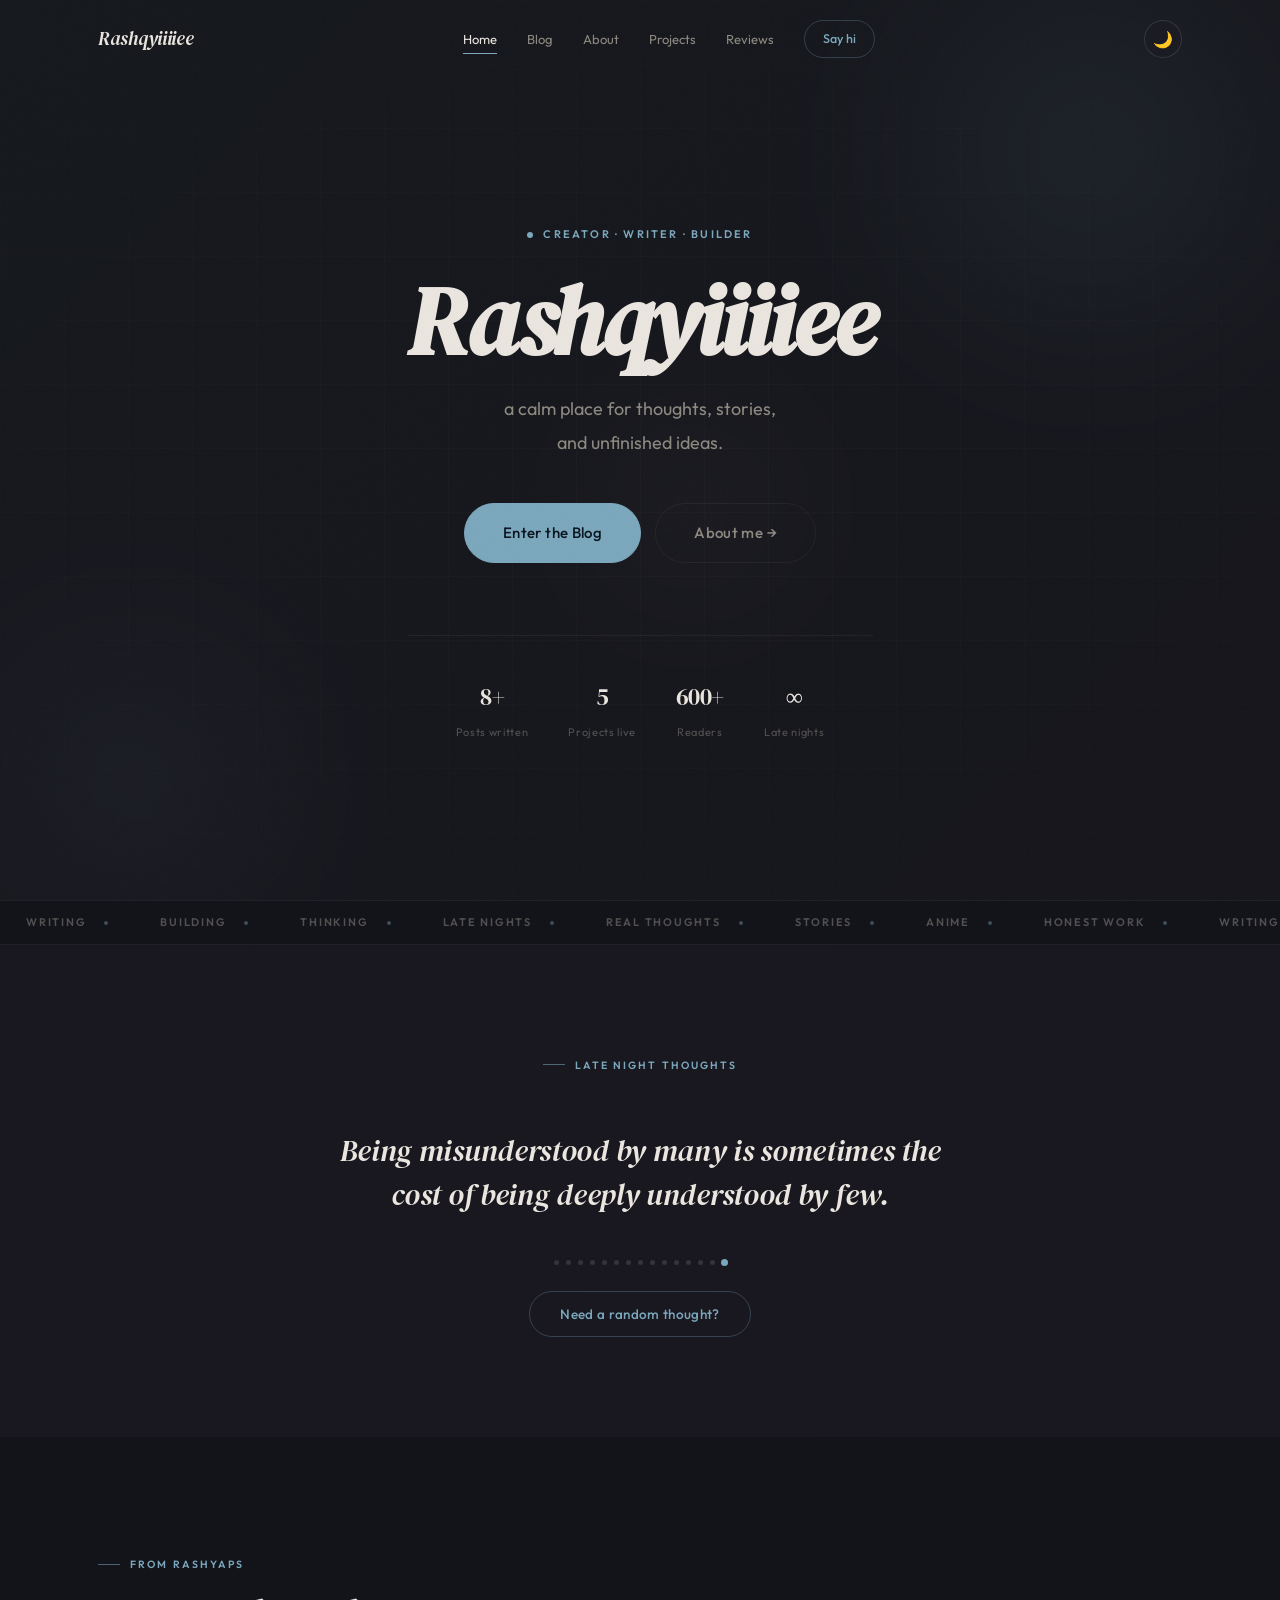
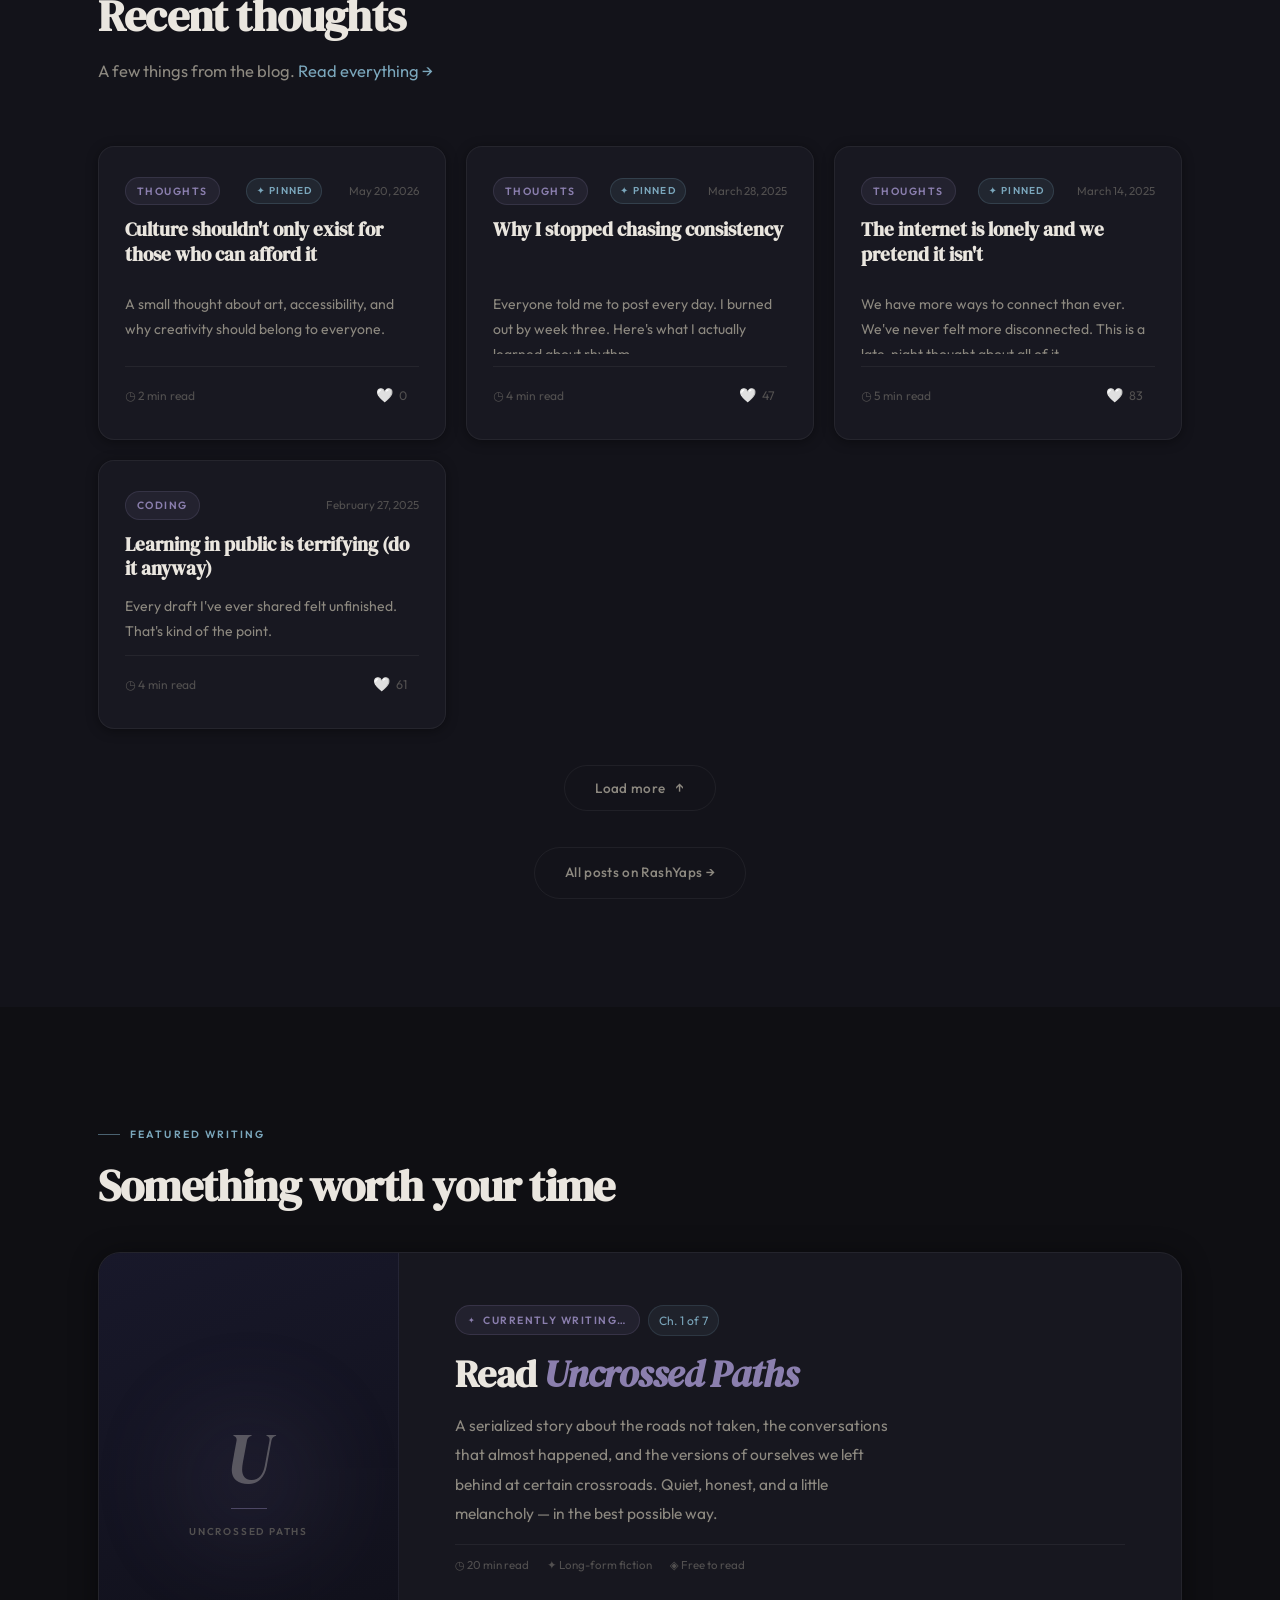
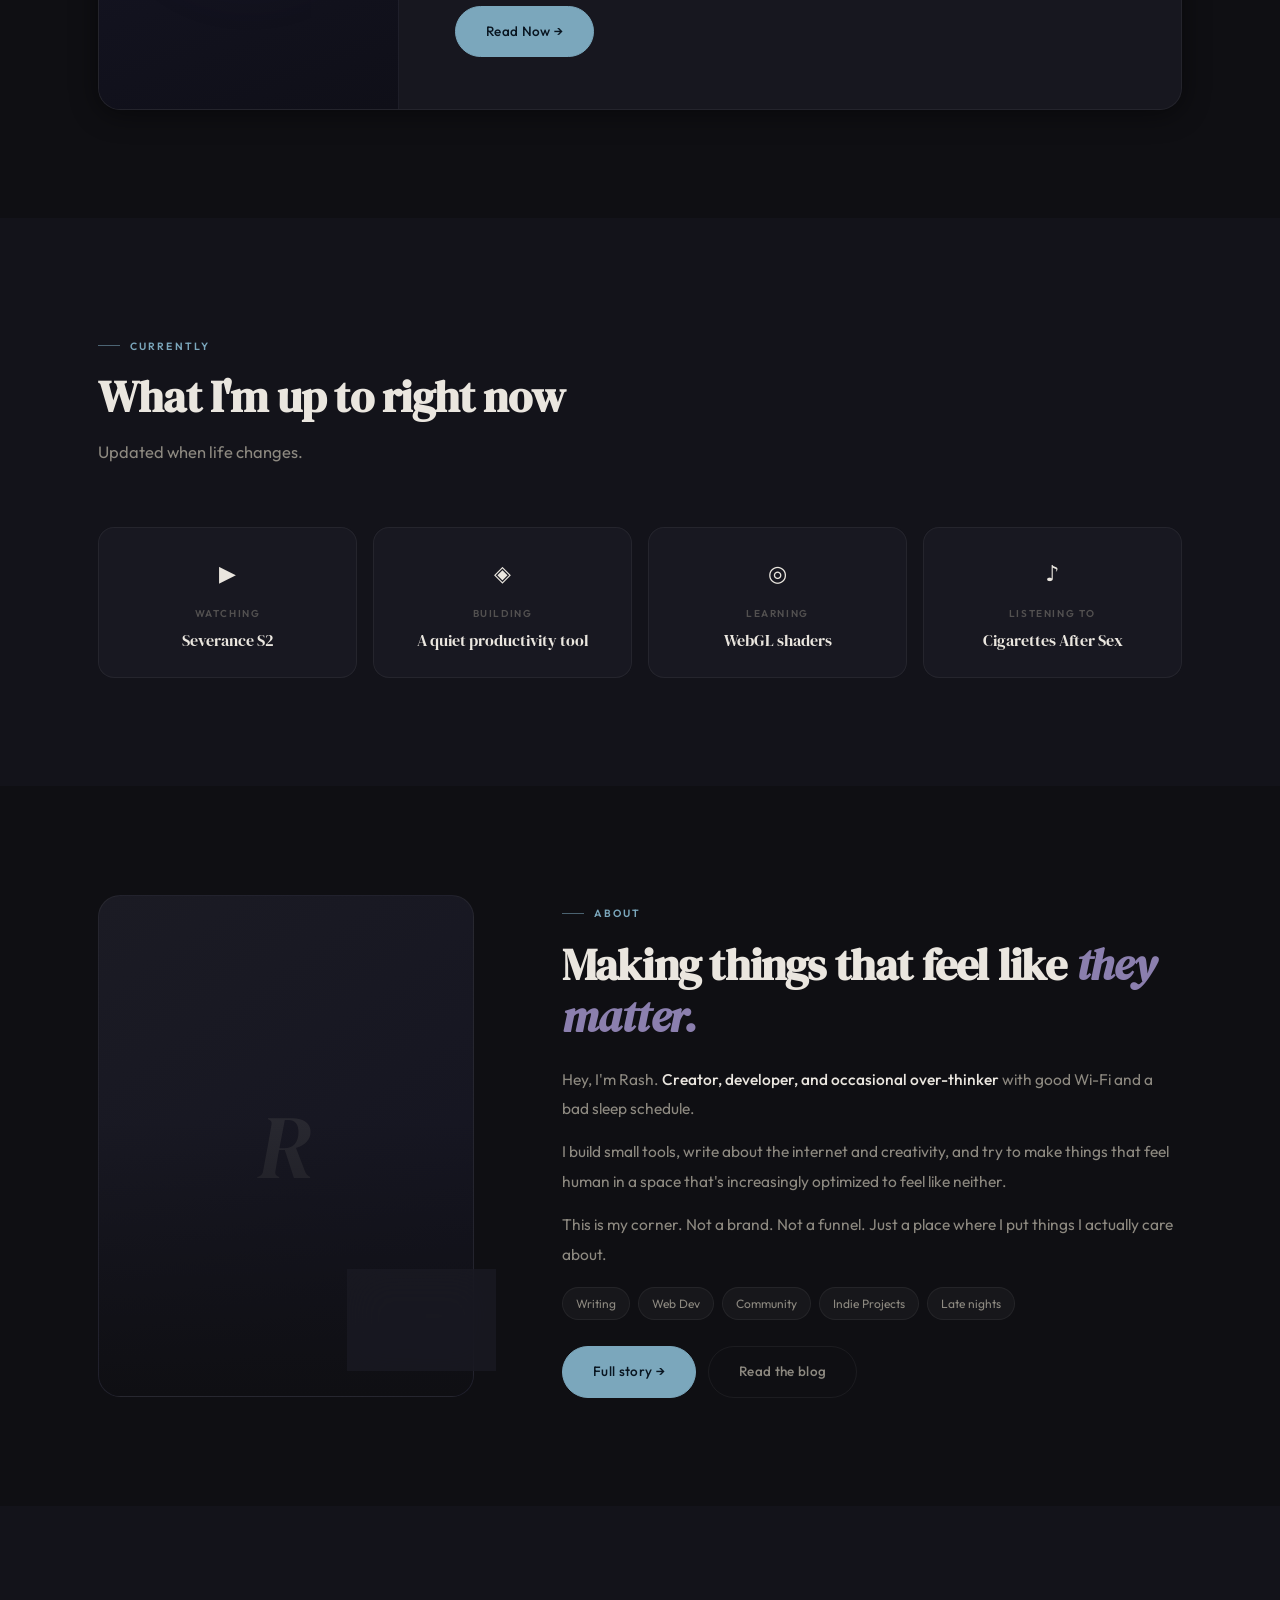
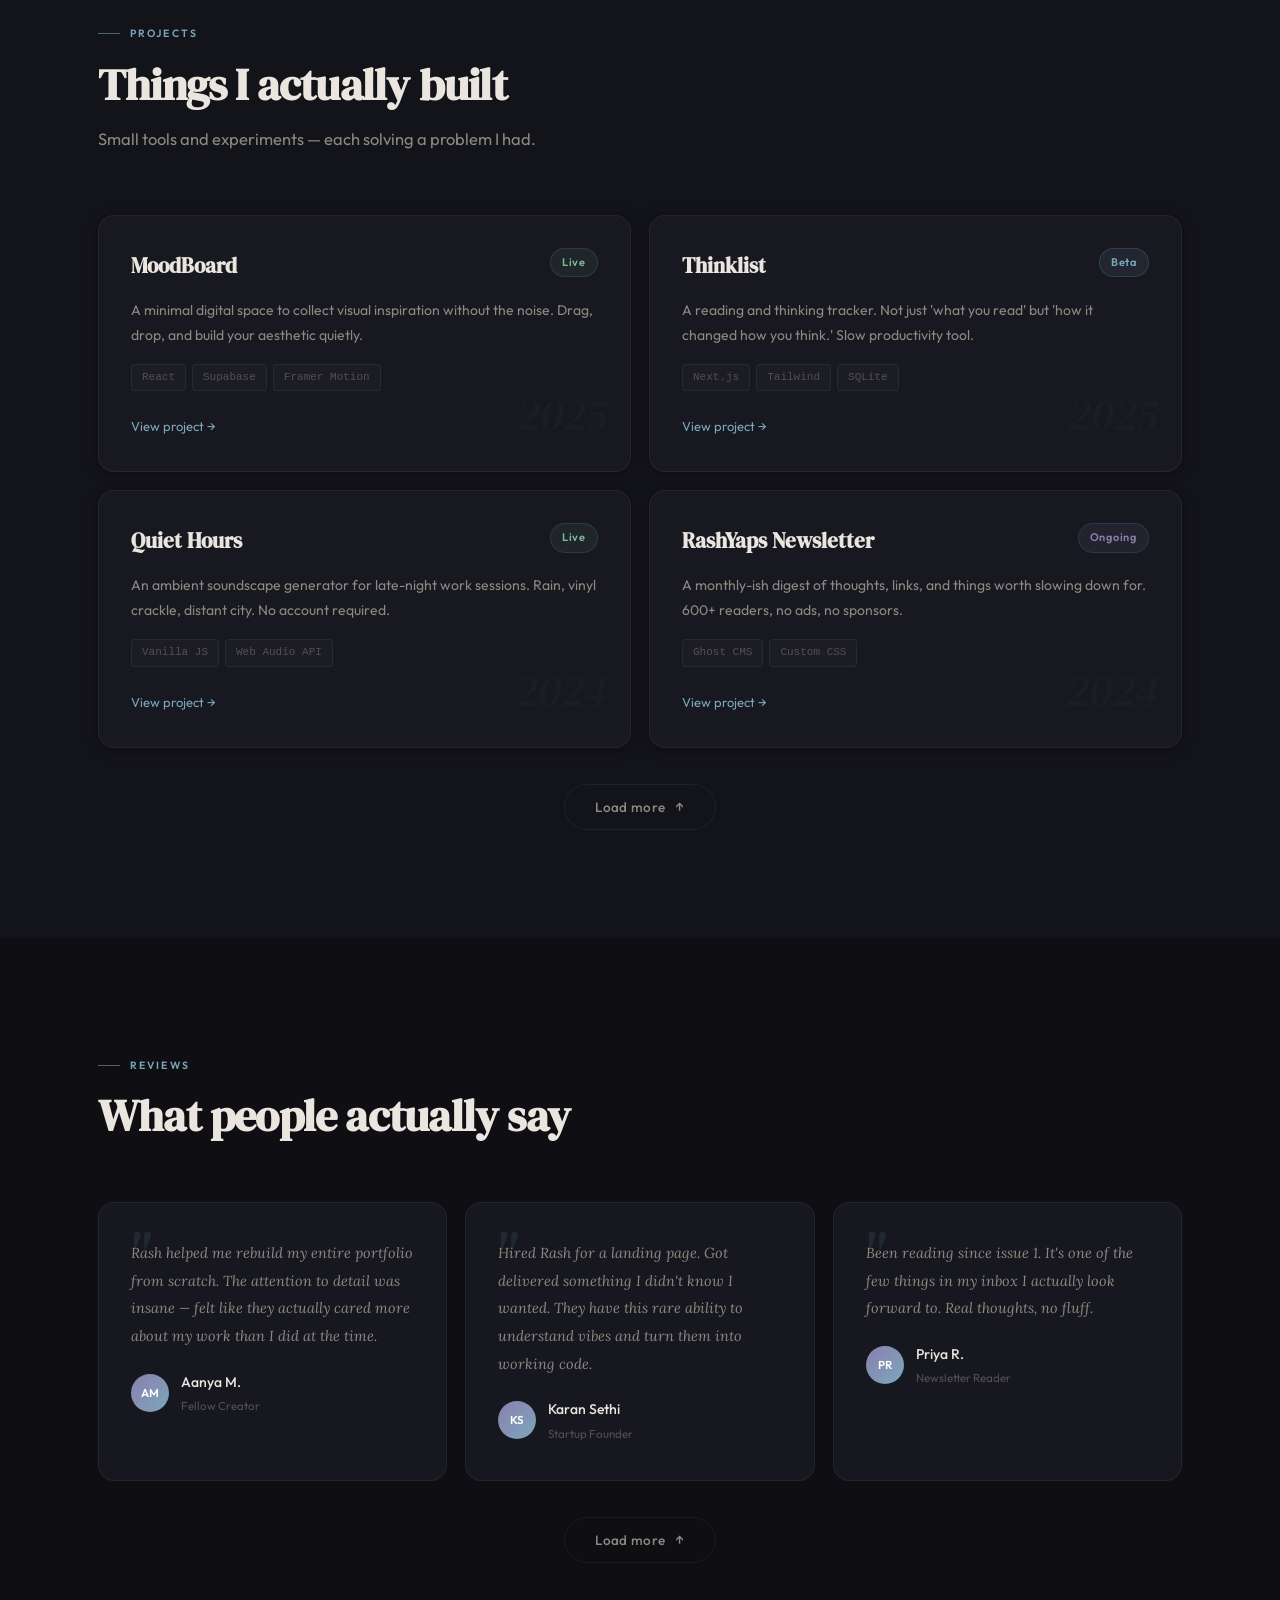
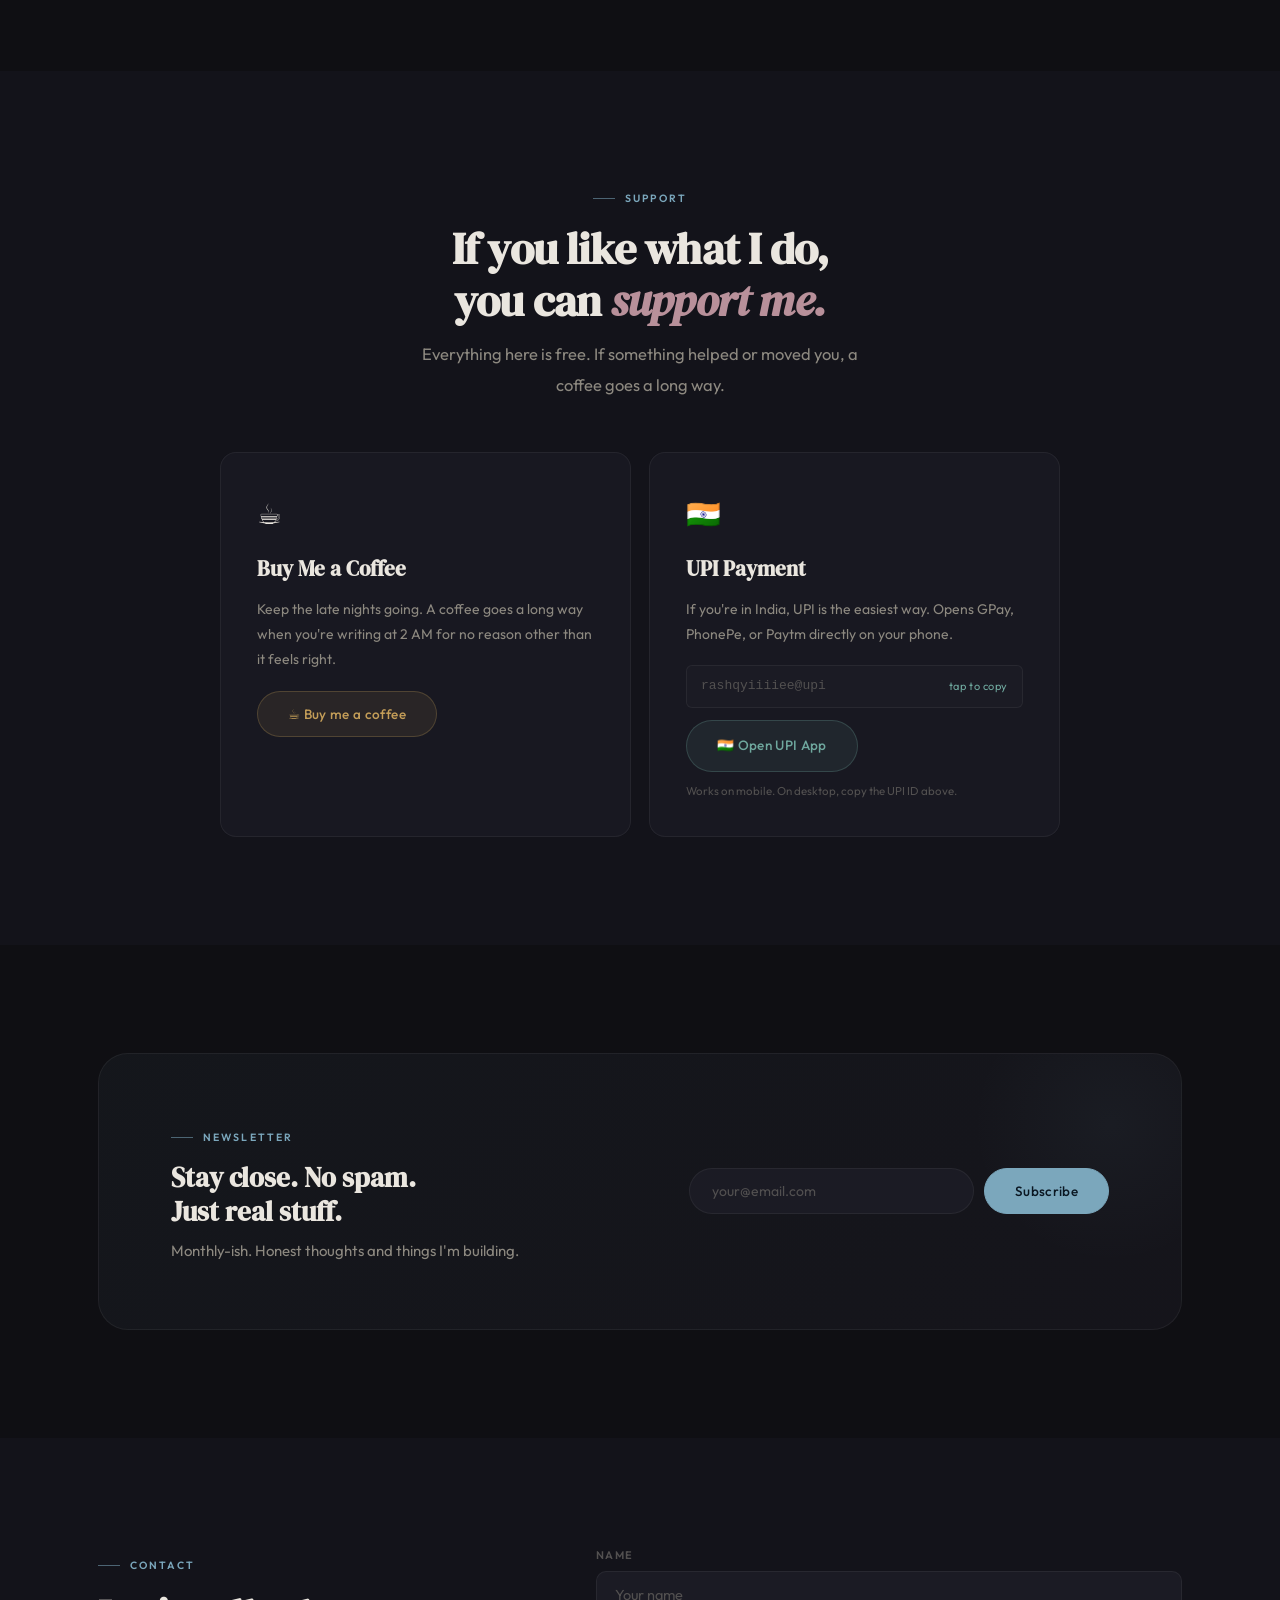
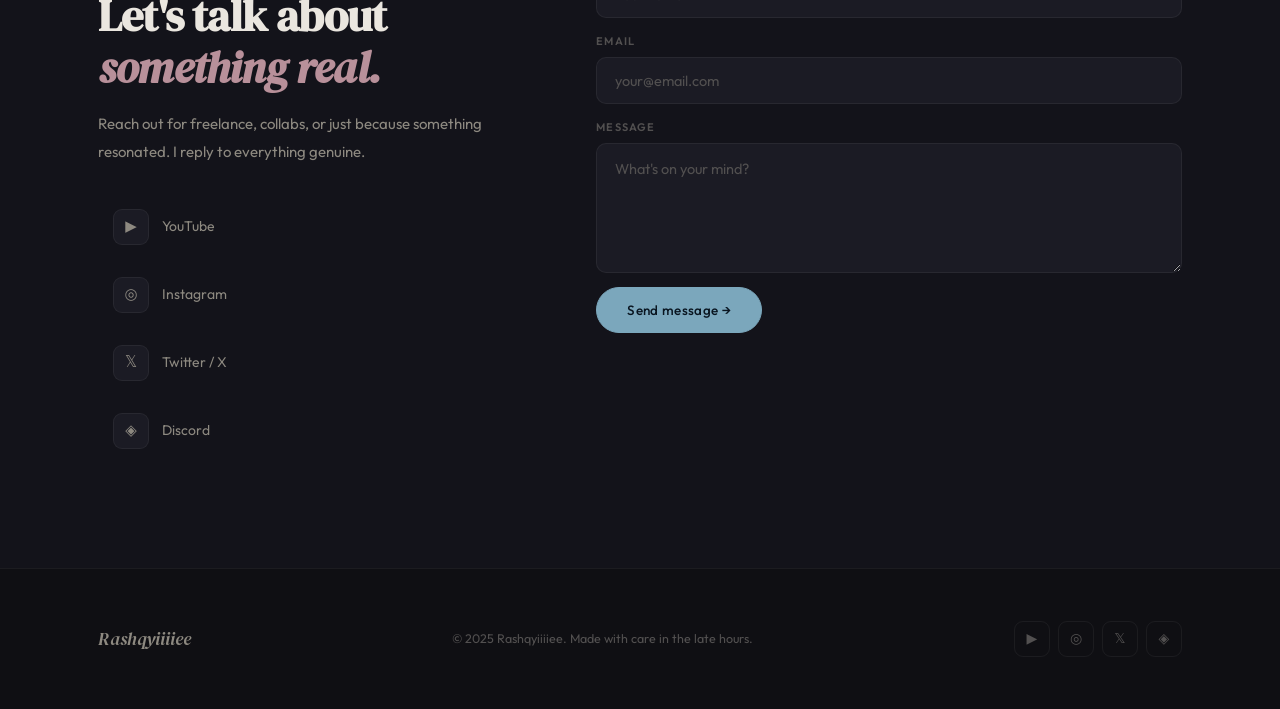
<file: index.html>
<!DOCTYPE html>
<html lang="en" data-theme="dark">
<head>
  <meta charset="UTF-8"/>
  <meta name="viewport" content="width=device-width,initial-scale=1.0"/>
  <title>Rashqyiiiiee — a calm place for thoughts, stories, and unfinished ideas.</title>
  <meta name="description" content="Rashqyiiiiee — a calm personal world. Blogs, projects, stories, and late-night thoughts."/>
  <link rel="stylesheet" href="styles.css"/>
  <link rel="preconnect" href="https://fonts.googleapis.com"/>
  <link rel="preconnect" href="https://fonts.gstatic.com" crossorigin/>
</head>
<body data-page="index">

<!-- Loader -->
<div id="loader" aria-hidden="true">
  <div class="loader-name">Rashqyiiiiee</div>
  <div class="loader-bar"></div>
</div>

<div id="page-veil" class="show"></div>
<div id="theme-veil"></div>
<div class="grain-layer" aria-hidden="true"></div>

<!-- Mobile Nav -->
<nav class="mobile-nav" aria-label="Mobile">
  <button class="mob-close" aria-label="Close">✕</button>
  <a href="index.html">Home</a>
  <a href="blog.html">Blog</a>
  <a href="about.html">About</a>
  <a href="#projects">Projects</a>
  <a href="contact.html">Contact</a>
</nav>

<!-- Navbar -->
<header class="navbar">
  <div class="container nav-inner">
    <a href="index.html" class="nav-logo">Rashqyiiiiee</a>
    <nav class="nav-links">
      <a href="index.html">Home</a>
      <a href="blog.html">Blog</a>
      <a href="about.html">About</a>
      <a href="#projects">Projects</a>
      <a href="#reviews">Reviews</a>
      <a href="contact.html" class="nav-pill">Say hi</a>
    </nav>
    <div class="nav-right">
      <button class="theme-btn" id="theme-btn" aria-label="Toggle theme">
        <span class="theme-btn-icon" id="theme-icon">🌙</span>
      </button>
      <button class="nav-toggle" aria-label="Menu">
        <span></span><span></span><span></span>
      </button>
    </div>
  </div>
</header>

<!-- ══ HERO ══════════════════════════════════════════════════ -->
<section class="hero" id="hero">
  <div class="hero-grad" aria-hidden="true"></div>
  <div class="hero-grid" aria-hidden="true"></div>
  <div class="hero-orb orb1" aria-hidden="true"></div>
  <div class="hero-orb orb2" aria-hidden="true"></div>
  <div class="hero-orb orb3" aria-hidden="true"></div>
  <div class="container">
    <div class="hero-content">
      <div class="hero-eyebrow">
        <span class="hero-dot" aria-hidden="true"></span>
        creator · writer · builder
      </div>
      <h1 class="hero-name">Rashqyiiiiee</h1>
      <p class="hero-sub">
        a calm place for thoughts, stories,<br/>and unfinished ideas.
      </p>
      <div class="hero-actions">
        <a href="blog.html" class="btn btn-primary btn-lg">Enter the Blog</a>
        <a href="about.html" class="btn btn-ghost btn-lg">About me →</a>
      </div>
      <div class="hero-byline">
        <div class="hero-by-item"><span class="hero-by-num">8+</span><span class="hero-by-lbl">Posts written</span></div>
        <div class="hero-by-item"><span class="hero-by-num">5</span><span class="hero-by-lbl">Projects live</span></div>
        <div class="hero-by-item"><span class="hero-by-num">600+</span><span class="hero-by-lbl">Readers</span></div>
        <div class="hero-by-item"><span class="hero-by-num">∞</span><span class="hero-by-lbl">Late nights</span></div>
      </div>
    </div>
  </div>
</section>

<!-- ══ TICKER ════════════════════════════════════════════════ -->
<div class="ticker-wrap" aria-hidden="true">
  <div class="ticker-track">
    <span class="ticker-item">Writing <span class="ticker-sep"></span></span>
    <span class="ticker-item">Building <span class="ticker-sep"></span></span>
    <span class="ticker-item">Thinking <span class="ticker-sep"></span></span>
    <span class="ticker-item">Late nights <span class="ticker-sep"></span></span>
    <span class="ticker-item">Real thoughts <span class="ticker-sep"></span></span>
    <span class="ticker-item">Stories <span class="ticker-sep"></span></span>
    <span class="ticker-item">Anime <span class="ticker-sep"></span></span>
    <span class="ticker-item">Honest work <span class="ticker-sep"></span></span>
    <span class="ticker-item">Writing <span class="ticker-sep"></span></span>
    <span class="ticker-item">Building <span class="ticker-sep"></span></span>
    <span class="ticker-item">Thinking <span class="ticker-sep"></span></span>
    <span class="ticker-item">Late nights <span class="ticker-sep"></span></span>
    <span class="ticker-item">Real thoughts <span class="ticker-sep"></span></span>
    <span class="ticker-item">Stories <span class="ticker-sep"></span></span>
    <span class="ticker-item">Anime <span class="ticker-sep"></span></span>
    <span class="ticker-item">Honest work <span class="ticker-sep"></span></span>
  </div>
</div>

<!-- ══ LATE NIGHT THOUGHTS ══════════════════════════════════ -->
<section class="lnt-section" id="lnt">
  <div class="lnt-bg" aria-hidden="true"></div>
  <div class="container">
    <div class="lnt-inner">
      <div class="lbl reveal" style="justify-content:center">Late Night Thoughts</div>
      <div class="lnt-thought-wrap reveal d1">
        <p class="lnt-thought" id="lnt-thought">Some conversations stay open in your head forever.</p>
      </div>
      <div class="lnt-dots" id="lnt-dots" aria-hidden="true"></div>
      <button class="btn btn-outline reveal d2" id="lnt-btn">Need a random thought?</button>
    </div>
  </div>
</section>

<!-- ══ BLOG PREVIEW ══════════════════════════════════════════ -->
<section id="blog" style="background:var(--bg-surface)">
  <div class="container">
    <div class="section-head">
      <div class="lbl reveal">From RashYaps</div>
      <h2 class="h2 reveal d1" style="margin-bottom:14px">Recent thoughts</h2>
      <p class="lead reveal d2">A few things from the blog. <a href="blog.html" style="color:var(--a-blue)">Read everything →</a></p>
    </div>
    <div class="blog-grid" id="blog-grid">
      <div style="grid-column:1/-1;text-align:center;color:var(--text-m);padding:40px 0;font-size:14px">Loading…</div>
    </div>
    <div class="more-wrap" id="more-blogs-wrap" style="display:none">
      <button class="btn btn-ghost more-btn" id="more-blogs-btn">
        Load more <span class="arrow">↓</span>
      </button>
    </div>
    <div style="text-align:center;margin-top:36px" class="reveal">
      <a href="blog.html" class="btn btn-ghost">All posts on RashYaps →</a>
    </div>
  </div>
</section>

<!-- ══ UNCROSSED PATHS ═══════════════════════════════════════ -->
<section id="uncrossed" style="background:var(--bg-base)">
  <div class="container">
    <div class="section-head" style="margin-bottom:40px">
      <div class="lbl reveal">Featured Writing</div>
      <h2 class="h2 reveal d1">Something worth your time</h2>
    </div>
    <div class="feat-card reveal">
      <div class="feat-cover">
        <div class="feat-cover-orb" aria-hidden="true"></div>
        <!--
          📷 ADD BOOK COVER IMAGE HERE:
          Replace the placeholder block below with:
          <img src="your-cover-image.jpg" alt="Uncrossed Paths cover" class="feat-cover-img" loading="lazy"/>
        -->
        <div class="feat-cover-inner" aria-hidden="true">
          <div class="feat-letter">U</div>
          <div class="feat-line"></div>
          <div class="feat-cover-lbl">Uncrossed Paths</div>
        </div>
      </div>
      <div class="feat-body">
        <div style="display:flex;flex-wrap:wrap;gap:8px;align-items:center">
          <span class="feat-badge">Currently Writing…</span>
          <span class="feat-ch">Ch. 1 of 7</span>
        </div>
        <h2 class="feat-title">Read <em>Uncrossed Paths</em></h2>
        <p class="feat-desc">
          A serialized story about the roads not taken, the conversations that almost happened,
          and the versions of ourselves we left behind at certain crossroads. Quiet, honest,
          and a little melancholy — in the best possible way.
        </p>
        <div class="feat-meta">
          <span>◷ 20 min read</span>
          <span>✦ Long-form fiction</span>
          <span>◈ Free to read</span>
        </div>
        <div style="margin-top:14px">
          <a href="blog.html" class="btn btn-primary">Read Now →</a>
        </div>
      </div>
    </div>
  </div>
</section>

<!-- ══ CURRENTLY ════════════════════════════════════════════ -->
<section id="currently" style="background:var(--bg-surface)">
  <div class="container">
    <div class="section-head">
      <div class="lbl reveal">Currently</div>
      <h2 class="h2 reveal d1" style="margin-bottom:14px">What I'm up to right now</h2>
      <p class="lead reveal d2">Updated when life changes.</p>
    </div>
    <div class="currently-grid" id="currently-grid"></div>
  </div>
</section>

<!-- ══ ABOUT ════════════════════════════════════════════════ -->
<section id="about" style="background:var(--bg-base)">
  <div class="container">
    <div class="about-grid">
      <div class="about-img-wrap reveal">
        <div class="about-img">
          <!--
            📷 ADD YOUR PHOTO HERE:
            <img src="your-photo.jpg" alt="Rash" loading="lazy"/>
          -->
          <span class="about-img-ph" aria-hidden="true">R</span>
        </div>
        <div class="about-stat-card">
          <div class="about-stat-num">600+</div>
          <div class="about-stat-lbl">quiet readers</div>
        </div>
      </div>
      <div class="reveal d2">
        <div class="lbl">About</div>
        <h2 class="h2" style="margin-bottom:22px">Making things that feel like <span class="em-purple">they matter.</span></h2>
        <div class="about-body">
          <p>Hey, I'm Rash. <strong>Creator, developer, and occasional over-thinker</strong> with good Wi-Fi and a bad sleep schedule.</p>
          <p>I build small tools, write about the internet and creativity, and try to make things that feel human in a space that's increasingly optimized to feel like neither.</p>
          <p>This is my corner. Not a brand. Not a funnel. Just a place where I put things I actually care about.</p>
        </div>
        <div class="tag-row" style="margin-top:18px">
          <span class="tag">Writing</span><span class="tag">Web Dev</span>
          <span class="tag">Community</span><span class="tag">Indie Projects</span>
          <span class="tag">Late nights</span>
        </div>
        <div class="about-actions">
          <a href="about.html" class="btn btn-primary">Full story →</a>
          <a href="blog.html" class="btn btn-ghost">Read the blog</a>
        </div>
      </div>
    </div>
  </div>
</section>

<!-- ══ PROJECTS ══════════════════════════════════════════════ -->
<section id="projects" style="background:var(--bg-surface)">
  <div class="container">
    <div class="section-head">
      <div class="lbl reveal">Projects</div>
      <h2 class="h2 reveal d1" style="margin-bottom:14px">Things I actually built</h2>
      <p class="lead reveal d2">Small tools and experiments — each solving a problem I had.</p>
    </div>
    <div class="projects-grid" id="projects-grid"></div>
    <div class="more-wrap" id="more-proj-wrap" style="display:none">
      <button class="btn btn-ghost more-btn" id="more-proj-btn">
        Load more <span class="arrow">↓</span>
      </button>
    </div>
  </div>
</section>

<!-- ══ REVIEWS ═══════════════════════════════════════════════ -->
<section id="reviews" style="background:var(--bg-base)">
  <div class="container">
    <div class="section-head">
      <div class="lbl reveal">Reviews</div>
      <h2 class="h2 reveal d1" style="margin-bottom:14px">What people actually say</h2>
    </div>
    <div class="reviews-grid" id="reviews-grid"></div>
    <div class="more-wrap" id="more-rev-wrap" style="display:none">
      <button class="btn btn-ghost more-btn" id="more-rev-btn">
        Load more <span class="arrow">↓</span>
      </button>
    </div>
  </div>
</section>

<!-- ══ SUPPORT ═══════════════════════════════════════════════ -->
<section id="support" style="background:var(--bg-surface)">
  <div class="container">
    <div class="section-head" style="text-align:center;max-width:480px;margin:0 auto 52px">
      <div class="lbl reveal" style="justify-content:center">Support</div>
      <h2 class="h2 reveal d1" style="margin-bottom:12px">If you like what I do,<br/>you can <span class="em-pink">support me.</span></h2>
      <p class="lead reveal d2" style="max-width:100%;margin:0 auto">Everything here is free. If something helped or moved you, a coffee goes a long way.</p>
    </div>
    <div class="support-grid">
      <div class="card support-card coffee reveal">
        <div class="sup-icon">☕</div>
        <h3 class="sup-title">Buy Me a Coffee</h3>
        <p class="sup-desc">Keep the late nights going. A coffee goes a long way when you're writing at 2 AM for no reason other than it feels right.</p>
        <button class="btn btn-coffee" id="coffee-btn">☕ Buy me a coffee</button>
      </div>
      <div class="card support-card upi reveal d2">
        <div class="sup-icon">🇮🇳</div>
        <h3 class="sup-title">UPI Payment</h3>
        <p class="sup-desc">If you're in India, UPI is the easiest way. Opens GPay, PhonePe, or Paytm directly on your phone.</p>
        <div class="upi-row" data-copy="rashqyiiiiee@upi" title="Tap to copy">
          <span>rashqyiiiiee@upi</span>
          <span class="upi-copy-lbl">tap to copy</span>
        </div>
        <a href="upi://pay?pa=rashqyiiiiee@upi&pn=Rashqyiiiiee&cu=INR" class="btn btn-upi">🇮🇳 Open UPI App</a>
        <p class="sup-note">Works on mobile. On desktop, copy the UPI ID above.</p>
      </div>
    </div>
  </div>
</section>

<!-- ══ NEWSLETTER ════════════════════════════════════════════ -->
<section id="newsletter" style="background:var(--bg-base)">
  <div class="container">
    <div class="newsletter-box reveal">
      <div style="flex:1">
        <div class="lbl" style="margin-bottom:14px">Newsletter</div>
        <h3 class="h3" style="margin-bottom:10px">Stay close. No spam.<br/>Just real stuff.</h3>
        <p style="font-size:15px;color:var(--text-s)">Monthly-ish. Honest thoughts and things I'm building.</p>
      </div>
      <form class="newsletter-form" id="nl-form">
        <input type="email" class="input-pill" placeholder="your@email.com" required aria-label="Email"/>
        <button type="submit" class="btn btn-primary" style="white-space:nowrap">Subscribe</button>
      </form>
    </div>
  </div>
</section>

<!-- ══ CONTACT ═══════════════════════════════════════════════ -->
<section id="contact" style="background:var(--bg-surface)">
  <div class="container">
    <div class="contact-grid">
      <div class="reveal">
        <div class="lbl">Contact</div>
        <h2 class="h2" style="margin-bottom:16px">Let's talk about <span class="em-pink">something real.</span></h2>
        <p style="font-size:15px;color:var(--text-s);line-height:1.85;margin-bottom:32px">Reach out for freelance, collabs, or just because something resonated. I reply to everything genuine.</p>
        <div style="display:flex;flex-direction:column;gap:10px">
          <a href="https://youtube.com/@Rashqyiiiiee" class="social-row" target="_blank" rel="noopener"><span class="social-ic">▶</span>YouTube</a>
          <a href="https://instagram.com/Rashqyiiiiee" class="social-row" target="_blank" rel="noopener"><span class="social-ic">◎</span>Instagram</a>
          <a href="https://twitter.com/Rashqyiiiiee" class="social-row" target="_blank" rel="noopener"><span class="social-ic">𝕏</span>Twitter / X</a>
          <a href="https://discord.gg/Rashqyiiiiee" class="social-row" target="_blank" rel="noopener"><span class="social-ic">◈</span>Discord</a>
        </div>
      </div>
      <div class="reveal d2">
        <form class="cf-area" id="cf-form">
          <div class="field"><label for="cfn">Name</label><input type="text" id="cfn" class="input-base" placeholder="Your name" required/></div>
          <div class="field"><label for="cfe">Email</label><input type="email" id="cfe" class="input-base" placeholder="your@email.com" required/></div>
          <div class="field"><label for="cfm">Message</label><textarea id="cfm" class="input-base" placeholder="What's on your mind?" required></textarea></div>
          <div class="form-notice" id="cf-msg" role="alert"></div>
          <button type="submit" class="btn btn-primary" style="align-self:flex-start">Send message →</button>
        </form>
      </div>
    </div>
  </div>
</section>

<!-- ══ FOOTER ════════════════════════════════════════════════ -->
<footer class="site-footer">
  <div class="container footer-row">
    <a href="index.html" class="footer-logo">Rashqyiiiiee</a>
    <p class="footer-copy">© 2025 Rashqyiiiiee. Made with care in the late hours.</p>
    <div class="footer-soc">
      <a href="https://youtube.com/@Rashqyiiiiee" target="_blank" rel="noopener" aria-label="YouTube">▶</a>
      <a href="https://instagram.com/Rashqyiiiiee" target="_blank" rel="noopener" aria-label="Instagram">◎</a>
      <a href="https://twitter.com/Rashqyiiiiee" target="_blank" rel="noopener" aria-label="Twitter">𝕏</a>
      <a href="https://discord.gg/Rashqyiiiiee" target="_blank" rel="noopener" aria-label="Discord">◈</a>
    </div>
  </div>
</footer>

<script src="script.js"></script>
</body>
</html>
</file>
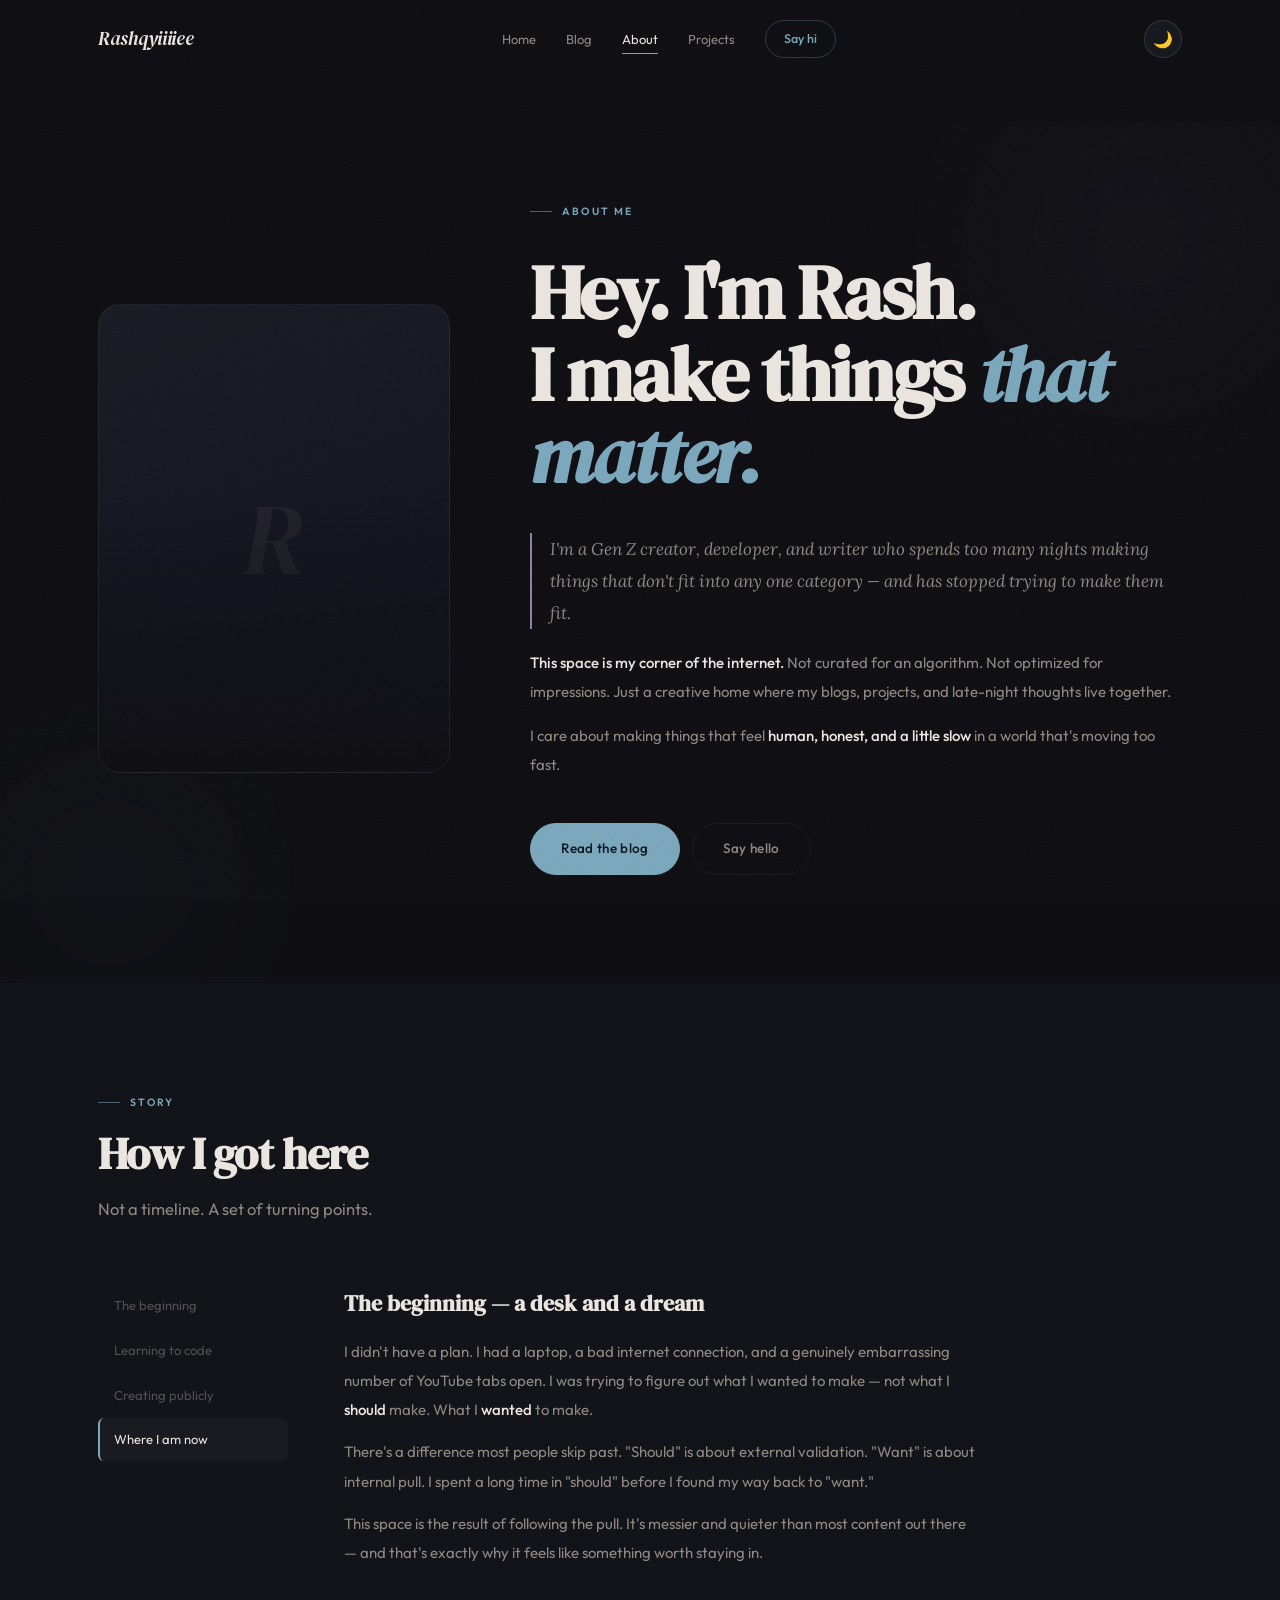
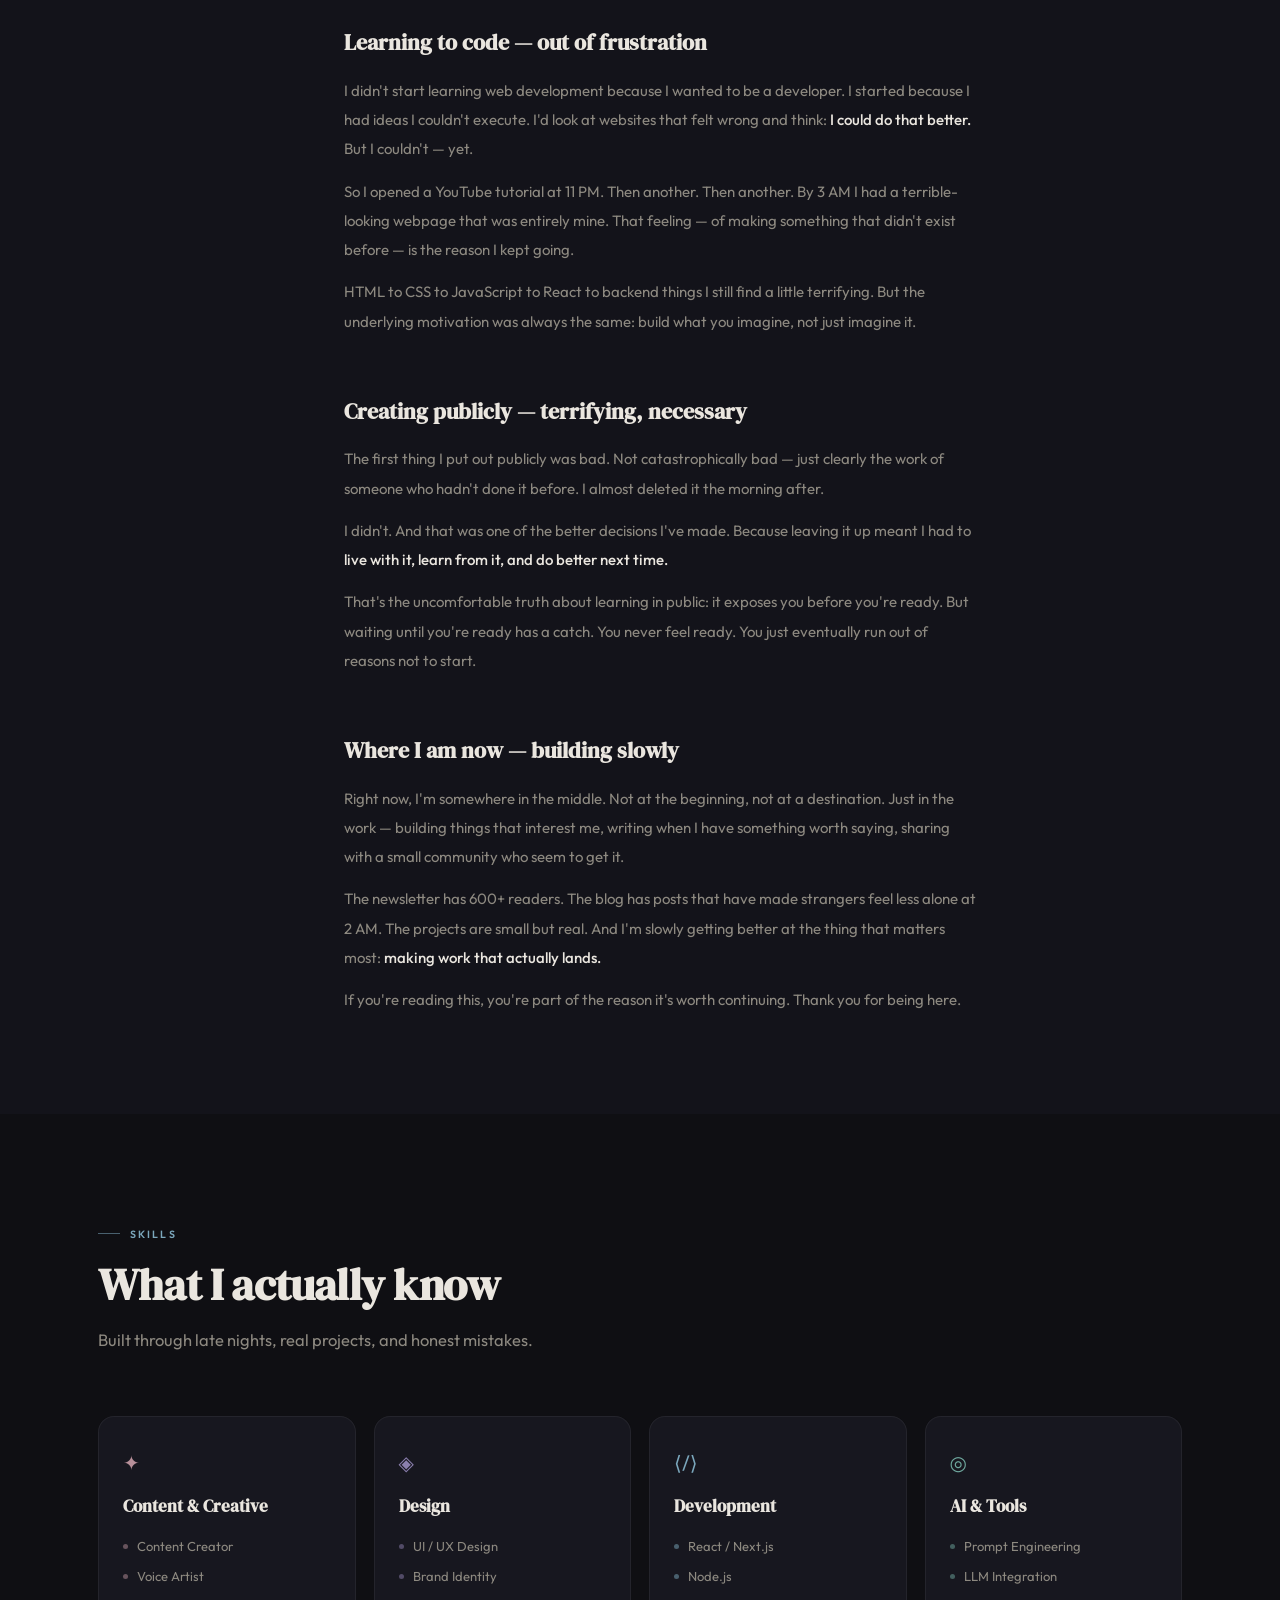
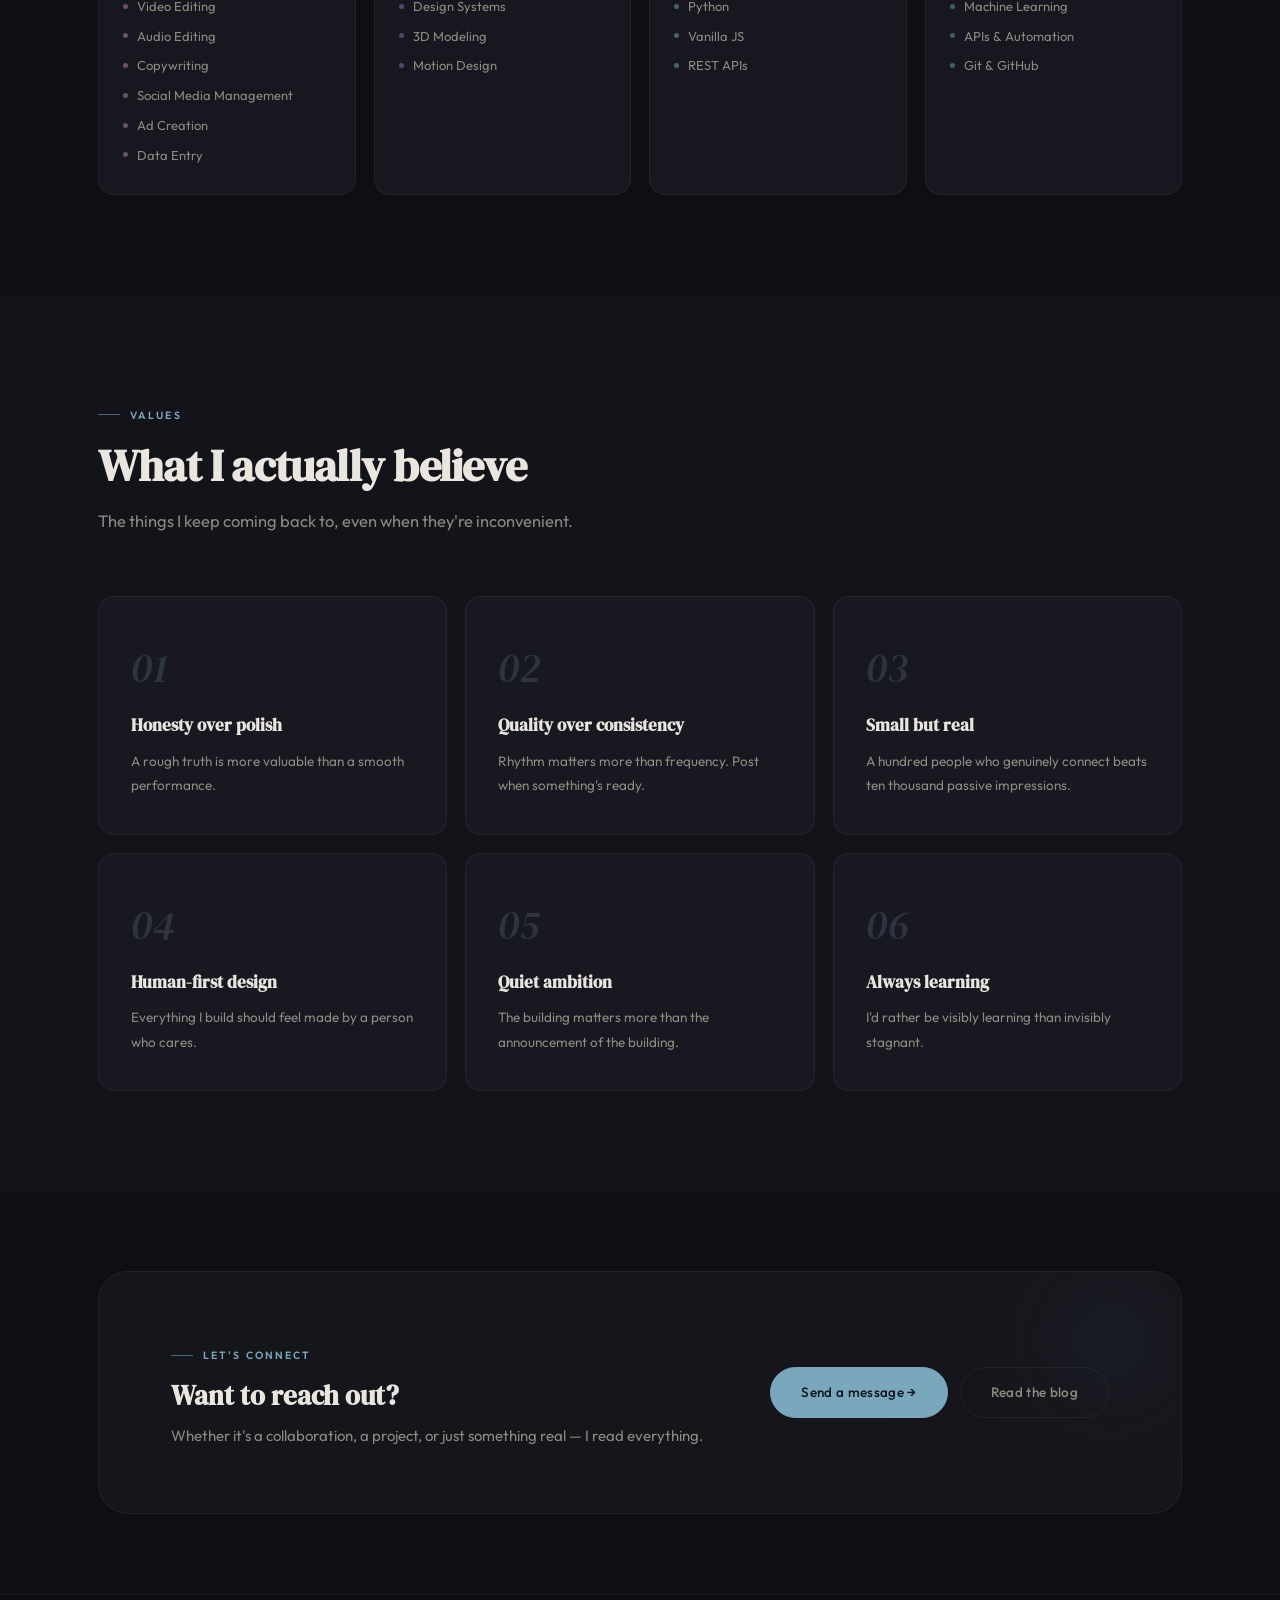
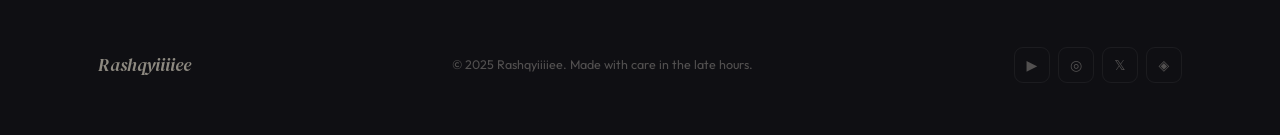
<file: about.html>
<!DOCTYPE html>
<html lang="en" data-theme="dark">
<head>
  <meta charset="UTF-8"/>
  <meta name="viewport" content="width=device-width,initial-scale=1.0"/>
  <title>About — Rashqyiiiiee</title>
  <meta name="description" content="The story behind Rashqyiiiiee — who Rash is, the journey, and what this space is really about."/>
  <link rel="stylesheet" href="styles.css"/>
  <link rel="preconnect" href="https://fonts.googleapis.com"/>
  <link rel="preconnect" href="https://fonts.gstatic.com" crossorigin/>
</head>
<body data-page="about">

<div id="loader" aria-hidden="true">
  <div class="loader-name">Rashqyiiiiee</div>
  <div class="loader-bar"></div>
</div>
<div id="page-veil" class="show"></div>
<div id="theme-veil"></div>
<div class="grain-layer" aria-hidden="true"></div>

<nav class="mobile-nav" aria-label="Mobile navigation">
  <button class="mob-close" aria-label="Close">✕</button>
  <a href="index.html">Home</a>
  <a href="blog.html">Blog</a>
  <a href="about.html">About</a>
  <a href="contact.html">Contact</a>
</nav>

<header class="navbar">
  <div class="container nav-inner">
    <a href="index.html" class="nav-logo">Rashqyiiiiee</a>
    <nav class="nav-links">
      <a href="index.html">Home</a>
      <a href="blog.html">Blog</a>
      <a href="about.html">About</a>
      <a href="index.html#projects">Projects</a>
      <a href="contact.html" class="nav-pill">Say hi</a>
    </nav>
    <div class="nav-right">
      <button class="theme-btn" id="theme-btn" aria-label="Toggle theme">
        <span class="theme-btn-icon" id="theme-icon">🌙</span>
      </button>
      <button class="nav-toggle" aria-label="Menu">
        <span></span><span></span><span></span>
      </button>
    </div>
  </div>
</header>

<main class="about-page">

  <!-- ══ HERO ════════════════════════════════════════════════ -->
  <section class="about-hero-sec">
    <div class="ah-orb ah1" aria-hidden="true"></div>
    <div class="ah-orb ah2" aria-hidden="true"></div>
    <div class="container">
      <div class="about-hero-grid">

        <!-- Portrait — add your photo here -->
        <div class="about-portrait reveal">
          <!--
            📷 ADD YOUR PHOTO HERE:
            Remove the placeholder letter and uncomment:
            <img src="your-photo.jpg" alt="Rash" loading="lazy"/>
          -->
          <span class="ap-letter" aria-hidden="true">R</span>
        </div>

        <div class="about-intro reveal d2">
          <div class="lbl" style="margin-bottom:16px">About me</div>
          <h1 class="h1" style="margin-bottom:20px">
            Hey. I'm Rash.<br/>
            I make things <span class="em-blue">that matter.</span>
          </h1>
          <p class="lede-i">
            I'm a Gen Z creator, developer, and writer who spends too many nights making things
            that don't fit into any one category — and has stopped trying to make them fit.
          </p>
          <p style="font-size:15px;color:var(--text-s);line-height:1.9;margin-top:4px">
            <strong style="color:var(--text-p);font-weight:500">This space is my corner of the internet.</strong>
            Not curated for an algorithm. Not optimized for impressions. Just a creative home where
            my blogs, projects, and late-night thoughts live together.
          </p>
          <p style="font-size:15px;color:var(--text-s);line-height:1.9">
            I care about making things that feel
            <strong style="color:var(--text-p);font-weight:500">human, honest, and a little slow</strong>
            in a world that's moving too fast.
          </p>
          <div style="display:flex;gap:12px;margin-top:28px;flex-wrap:wrap">
            <a href="blog.html" class="btn btn-primary">Read the blog</a>
            <a href="contact.html" class="btn btn-ghost">Say hello</a>
          </div>
        </div>
      </div>
    </div>
  </section>

  <!-- ══ STORY ════════════════════════════════════════════════ -->
  <section style="background:var(--bg-surface);padding:100px 0">
    <div class="container">
      <div class="section-head">
        <div class="lbl reveal">Story</div>
        <h2 class="h2 reveal d1" style="margin-bottom:14px">How I got here</h2>
        <p class="lead reveal d2">Not a timeline. A set of turning points.</p>
      </div>
      <div class="story-layout">
        <nav class="story-nav" aria-label="Story chapters">
          <div class="sn-item on"  data-target="ch-start">The beginning</div>
          <div class="sn-item"     data-target="ch-code">Learning to code</div>
          <div class="sn-item"     data-target="ch-create">Creating publicly</div>
          <div class="sn-item"     data-target="ch-now">Where I am now</div>
        </nav>
        <div class="story-body">

          <div class="story-chapter reveal" id="ch-start">
            <h3 class="sc-title">The beginning — a desk and a dream</h3>
            <div class="sc-body">
              <p>I didn't have a plan. I had a laptop, a bad internet connection, and a genuinely embarrassing number of YouTube tabs open. I was trying to figure out what I wanted to make — not what I <strong>should</strong> make. What I <strong>wanted</strong> to make.</p>
              <p>There's a difference most people skip past. "Should" is about external validation. "Want" is about internal pull. I spent a long time in "should" before I found my way back to "want."</p>
              <p>This space is the result of following the pull. It's messier and quieter than most content out there — and that's exactly why it feels like something worth staying in.</p>
            </div>
          </div>

          <div class="story-chapter reveal" id="ch-code">
            <h3 class="sc-title">Learning to code — out of frustration</h3>
            <div class="sc-body">
              <p>I didn't start learning web development because I wanted to be a developer. I started because I had ideas I couldn't execute. I'd look at websites that felt wrong and think: <strong>I could do that better.</strong> But I couldn't — yet.</p>
              <p>So I opened a YouTube tutorial at 11 PM. Then another. Then another. By 3 AM I had a terrible-looking webpage that was entirely mine. That feeling — of making something that didn't exist before — is the reason I kept going.</p>
              <p>HTML to CSS to JavaScript to React to backend things I still find a little terrifying. But the underlying motivation was always the same: build what you imagine, not just imagine it.</p>
            </div>
          </div>

          <div class="story-chapter reveal" id="ch-create">
            <h3 class="sc-title">Creating publicly — terrifying, necessary</h3>
            <div class="sc-body">
              <p>The first thing I put out publicly was bad. Not catastrophically bad — just clearly the work of someone who hadn't done it before. I almost deleted it the morning after.</p>
              <p>I didn't. And that was one of the better decisions I've made. Because leaving it up meant I had to <strong>live with it, learn from it, and do better next time.</strong></p>
              <p>That's the uncomfortable truth about learning in public: it exposes you before you're ready. But waiting until you're ready has a catch. You never feel ready. You just eventually run out of reasons not to start.</p>
            </div>
          </div>

          <div class="story-chapter reveal" id="ch-now">
            <h3 class="sc-title">Where I am now — building slowly</h3>
            <div class="sc-body">
              <p>Right now, I'm somewhere in the middle. Not at the beginning, not at a destination. Just in the work — building things that interest me, writing when I have something worth saying, sharing with a small community who seem to get it.</p>
              <p>The newsletter has 600+ readers. The blog has posts that have made strangers feel less alone at 2 AM. The projects are small but real. And I'm slowly getting better at the thing that matters most: <strong>making work that actually lands.</strong></p>
              <p>If you're reading this, you're part of the reason it's worth continuing. Thank you for being here.</p>
            </div>
          </div>

        </div>
      </div>
    </div>
  </section>

  <!-- ══ SKILLS ═══════════════════════════════════════════════ -->
  <section style="background:var(--bg-base);padding:100px 0">
    <div class="container">
      <div class="section-head">
        <div class="lbl reveal">Skills</div>
        <h2 class="h2 reveal d1" style="margin-bottom:14px">What I actually know</h2>
        <p class="lead reveal d2">Built through late nights, real projects, and honest mistakes.</p>
      </div>
      <div class="skills-grid" id="skills-grid-about"><!-- JS renders --></div>
    </div>
  </section>

  <!-- ══ VALUES ═══════════════════════════════════════════════ -->
  <section style="background:var(--bg-surface);padding:100px 0">
    <div class="container">
      <div class="section-head">
        <div class="lbl reveal">Values</div>
        <h2 class="h2 reveal d1" style="margin-bottom:14px">What I actually believe</h2>
        <p class="lead reveal d2">The things I keep coming back to, even when they're inconvenient.</p>
      </div>
      <div class="values-grid">
        <div class="card card-p val-card reveal">
          <div class="val-num">01</div>
          <h3 class="val-title">Honesty over polish</h3>
          <p class="val-desc">A rough truth is more valuable than a smooth performance.</p>
        </div>
        <div class="card card-p val-card reveal d1">
          <div class="val-num">02</div>
          <h3 class="val-title">Quality over consistency</h3>
          <p class="val-desc">Rhythm matters more than frequency. Post when something's ready.</p>
        </div>
        <div class="card card-p val-card reveal d2">
          <div class="val-num">03</div>
          <h3 class="val-title">Small but real</h3>
          <p class="val-desc">A hundred people who genuinely connect beats ten thousand passive impressions.</p>
        </div>
        <div class="card card-p val-card reveal d3">
          <div class="val-num">04</div>
          <h3 class="val-title">Human-first design</h3>
          <p class="val-desc">Everything I build should feel made by a person who cares.</p>
        </div>
        <div class="card card-p val-card reveal d4">
          <div class="val-num">05</div>
          <h3 class="val-title">Quiet ambition</h3>
          <p class="val-desc">The building matters more than the announcement of the building.</p>
        </div>
        <div class="card card-p val-card reveal d1">
          <div class="val-num">06</div>
          <h3 class="val-title">Always learning</h3>
          <p class="val-desc">I'd rather be visibly learning than invisibly stagnant.</p>
        </div>
      </div>
    </div>
  </section>

  <!-- ══ CTA ══════════════════════════════════════════════════ -->
  <section style="background:var(--bg-base);padding:80px 0">
    <div class="container">
      <div class="newsletter-box reveal">
        <div style="flex:1">
          <div class="lbl" style="margin-bottom:14px">Let's connect</div>
          <h3 class="h3" style="margin-bottom:10px">Want to reach out?</h3>
          <p style="font-size:15px;color:var(--text-s)">Whether it's a collaboration, a project, or just something real — I read everything.</p>
        </div>
        <div style="display:flex;gap:12px;flex-wrap:wrap">
          <a href="contact.html" class="btn btn-primary">Send a message →</a>
          <a href="blog.html" class="btn btn-ghost">Read the blog</a>
        </div>
      </div>
    </div>
  </section>

</main>

<footer class="site-footer">
  <div class="container footer-row">
    <a href="index.html" class="footer-logo">Rashqyiiiiee</a>
    <p class="footer-copy">© 2025 Rashqyiiiiee. Made with care in the late hours.</p>
    <div class="footer-soc">
      <a href="https://youtube.com/@Rashqyiiiiee"  target="_blank" rel="noopener" aria-label="YouTube">▶</a>
      <a href="https://instagram.com/Rashqyiiiiee" target="_blank" rel="noopener" aria-label="Instagram">◎</a>
      <a href="https://twitter.com/Rashqyiiiiee"   target="_blank" rel="noopener" aria-label="Twitter">𝕏</a>
      <a href="https://discord.gg/Rashqyiiiiee"    target="_blank" rel="noopener" aria-label="Discord">◈</a>
    </div>
  </div>
</footer>

<script src="script.js"></script>
</body>
</html>
</file>
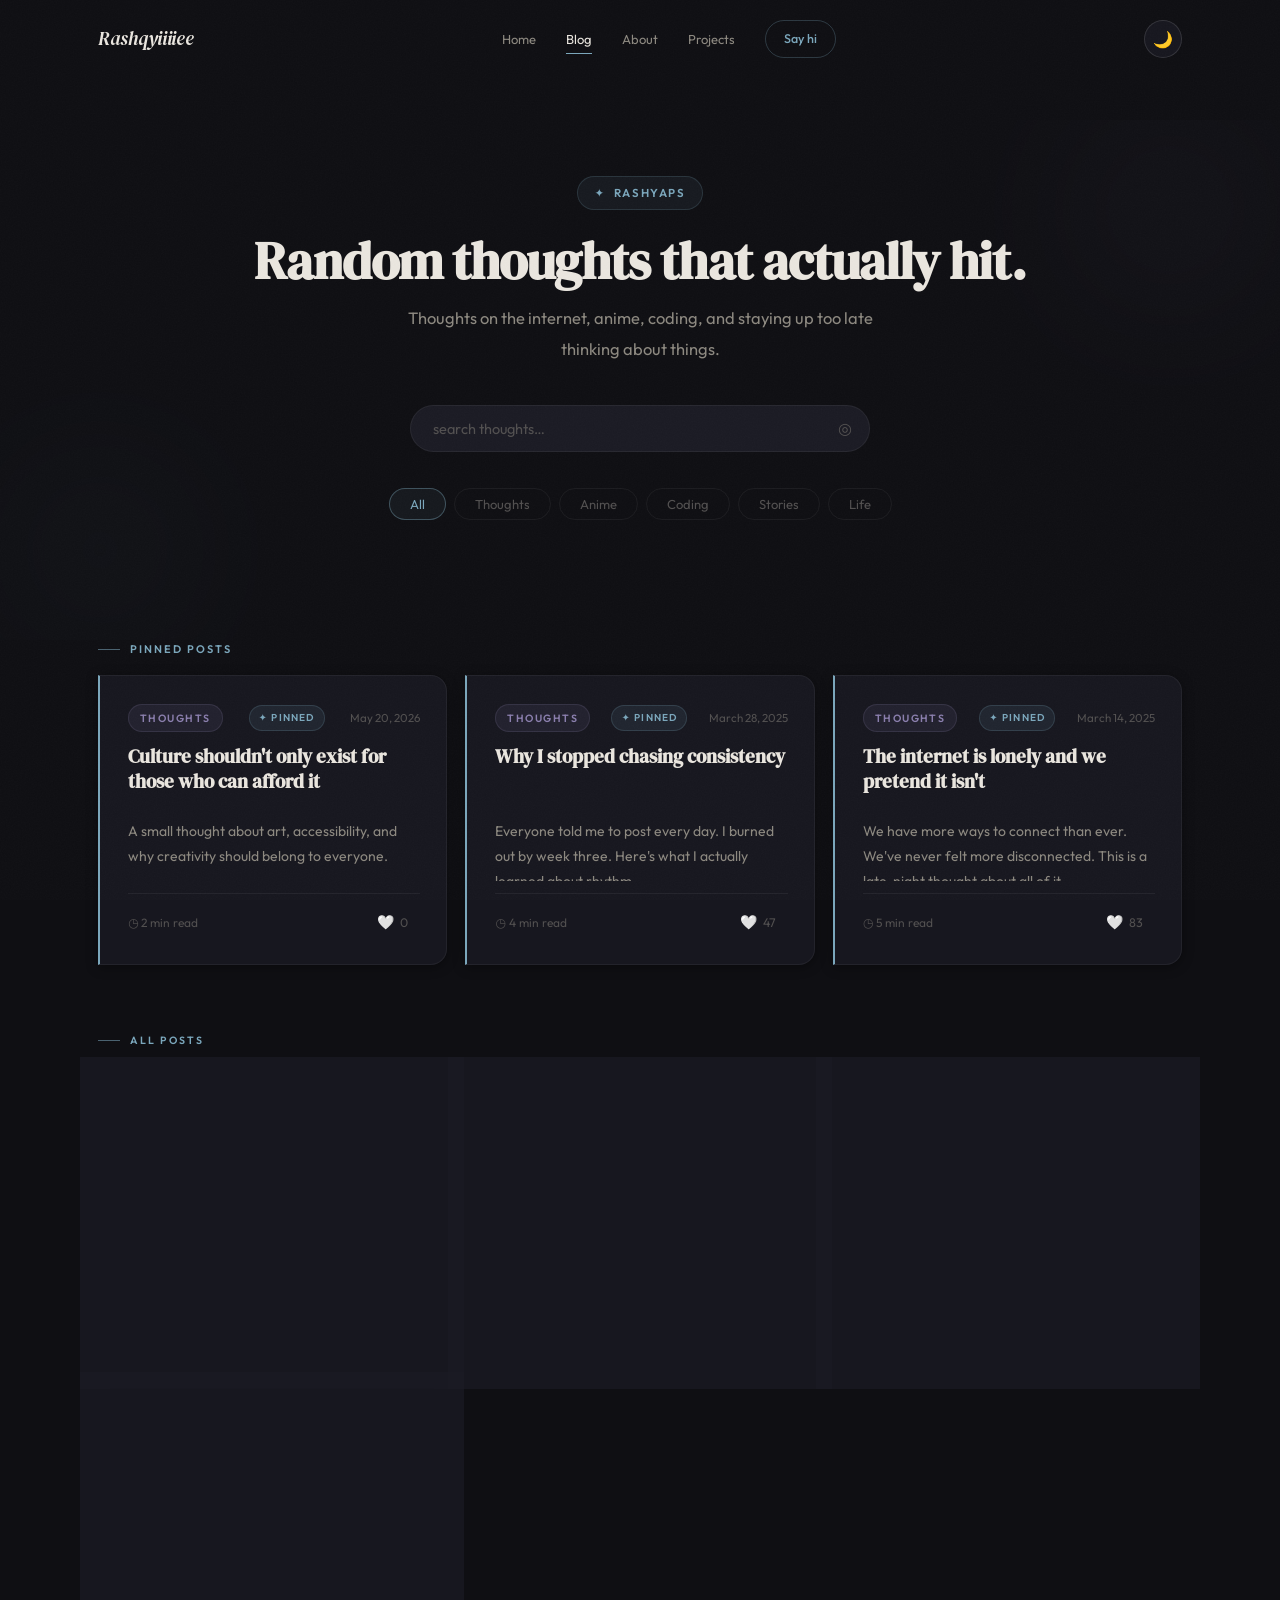
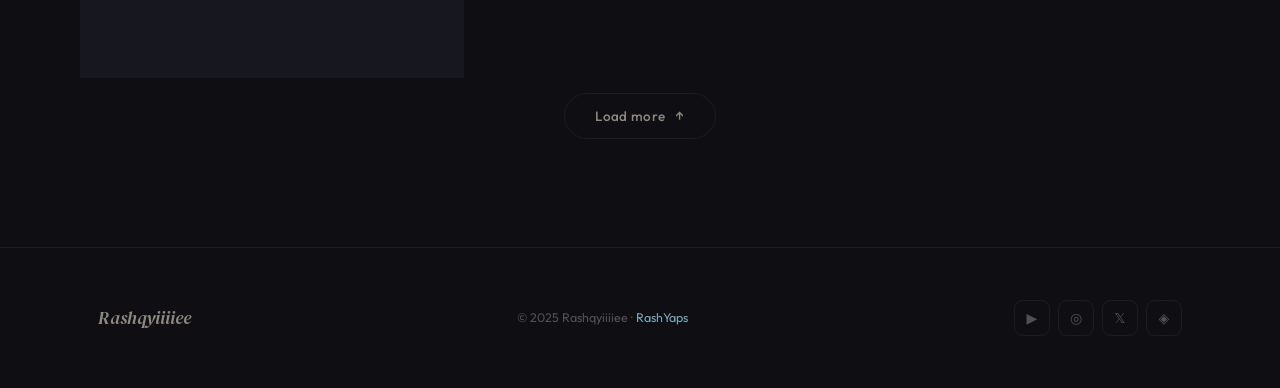
<file: blog.html>
<!DOCTYPE html>
<html lang="en" data-theme="dark">
<head>
  <meta charset="UTF-8"/>
  <meta name="viewport" content="width=device-width,initial-scale=1.0"/>
  <title>RashYaps — Random thoughts that actually hit.</title>
  <meta name="description" content="RashYaps blog — thoughts, anime, coding, stories, and late-night ideas."/>
  <link rel="stylesheet" href="styles.css"/>
  <link rel="preconnect" href="https://fonts.googleapis.com"/>
  <link rel="preconnect" href="https://fonts.gstatic.com" crossorigin/>
</head>
<body data-page="blog">

<div id="loader" aria-hidden="true">
  <div class="loader-name">RashYaps</div>
  <div class="loader-bar"></div>
</div>
<div id="page-veil" class="show"></div>
<div id="theme-veil"></div>
<div class="grain-layer" aria-hidden="true"></div>

<nav class="mobile-nav" aria-label="Mobile navigation">
  <button class="mob-close" aria-label="Close">✕</button>
  <a href="index.html">Home</a>
  <a href="blog.html">Blog</a>
  <a href="about.html">About</a>
  <a href="contact.html">Contact</a>
</nav>

<header class="navbar">
  <div class="container nav-inner">
    <a href="index.html" class="nav-logo">Rashqyiiiiee</a>
    <nav class="nav-links">
      <a href="index.html">Home</a>
      <a href="blog.html">Blog</a>
      <a href="about.html">About</a>
      <a href="index.html#projects">Projects</a>
      <a href="contact.html" class="nav-pill">Say hi</a>
    </nav>
    <div class="nav-right">
      <button class="theme-btn" id="theme-btn" aria-label="Toggle theme">
        <span class="theme-btn-icon" id="theme-icon">🌙</span>
      </button>
      <button class="nav-toggle" aria-label="Menu">
        <span></span><span></span><span></span>
      </button>
    </div>
  </div>
</header>

<main class="blog-page-wrap">

  <!-- ══ BLOG HERO ═══════════════════════════════════════════ -->
  <div class="blog-hero">
    <div class="blog-hero-orb bho1" aria-hidden="true"></div>
    <div class="blog-hero-orb bho2" aria-hidden="true"></div>
    <div class="container" style="position:relative;z-index:1">
      <div class="rashyaps-badge reveal">
        <span>✦</span> RashYaps
      </div>
      <h1 class="h2 reveal d1" style="font-size:clamp(28px,5vw,52px);margin-bottom:12px;text-align:center">
        Random thoughts that actually hit.
      </h1>
      <p class="lead reveal d2" style="text-align:center;margin:0 auto 40px;max-width:480px">
        Thoughts on the internet, anime, coding, and staying up too late thinking about things.
      </p>

      <!-- Search -->
      <div class="search-wrap reveal d3">
        <input
          type="search"
          id="blog-search"
          class="search-input"
          placeholder="search thoughts…"
          autocomplete="off"
          aria-label="Search posts"
        />
        <span class="search-icon" aria-hidden="true">◎</span>
      </div>

      <!-- Filter tabs -->
      <div class="filter-tabs reveal d4">
        <button class="filter-tab active" data-filter="all">All</button>
        <button class="filter-tab" data-filter="thoughts">Thoughts</button>
        <button class="filter-tab" data-filter="anime">Anime</button>
        <button class="filter-tab" data-filter="coding">Coding</button>
        <button class="filter-tab" data-filter="stories">Stories</button>
        <button class="filter-tab" data-filter="life">Life</button>
      </div>
    </div>
  </div>

  <div class="container" style="padding-bottom:108px">

    <!-- ══ FEATURED POSTS ══════════════════════════════════════ -->
    <div id="featured-section" style="margin-bottom:56px">
      <div class="featured-section-label reveal">Pinned posts</div>
      <div class="featured-grid" id="featured-grid">
        <!-- Rendered by JS -->
      </div>
    </div>

    <!-- ══ ALL POSTS ══════════════════════════════════════════ -->
    <div class="lbl reveal" style="margin-bottom:24px">All posts</div>
    <div class="blog-grid" id="blog-list-grid">
      <div style="grid-column:1/-1;text-align:center;color:var(--text-m);padding:48px 0;font-size:14px">
        Loading posts…
      </div>
    </div>

    <div class="more-wrap" id="more-list-wrap" style="display:none">
      <button class="btn btn-ghost more-btn" id="more-list-btn">
        Load more <span class="arrow">↓</span>
      </button>
    </div>

  </div>
</main>

<footer class="site-footer">
  <div class="container footer-row">
    <a href="index.html" class="footer-logo">Rashqyiiiiee</a>
    <p class="footer-copy">© 2025 Rashqyiiiiee · <span style="color:var(--a-blue)">RashYaps</span></p>
    <div class="footer-soc">
      <a href="https://youtube.com/@Rashqyiiiiee"  target="_blank" rel="noopener" aria-label="YouTube">▶</a>
      <a href="https://instagram.com/Rashqyiiiiee" target="_blank" rel="noopener" aria-label="Instagram">◎</a>
      <a href="https://twitter.com/Rashqyiiiiee"   target="_blank" rel="noopener" aria-label="Twitter">𝕏</a>
      <a href="https://discord.gg/Rashqyiiiiee"    target="_blank" rel="noopener" aria-label="Discord">◈</a>
    </div>
  </div>
</footer>

<script src="script.js"></script>
</body>
</html>
</file>
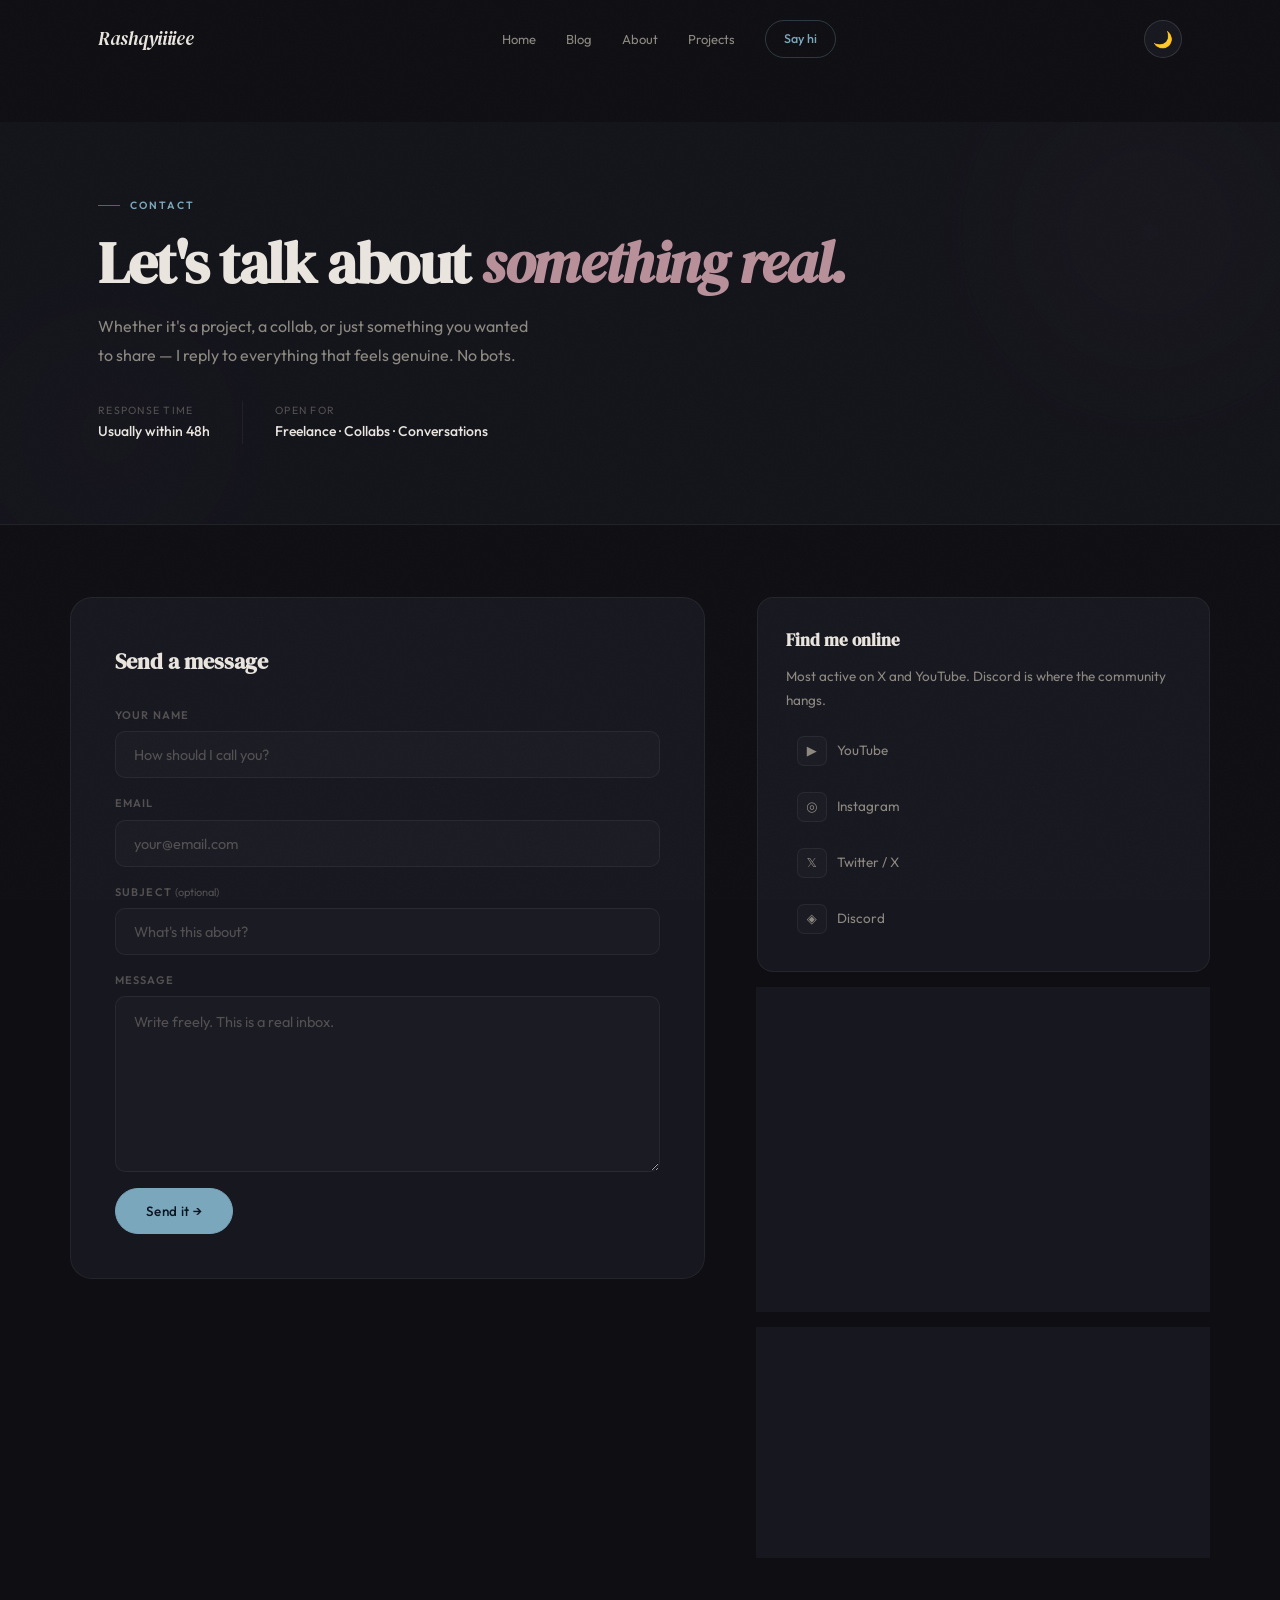
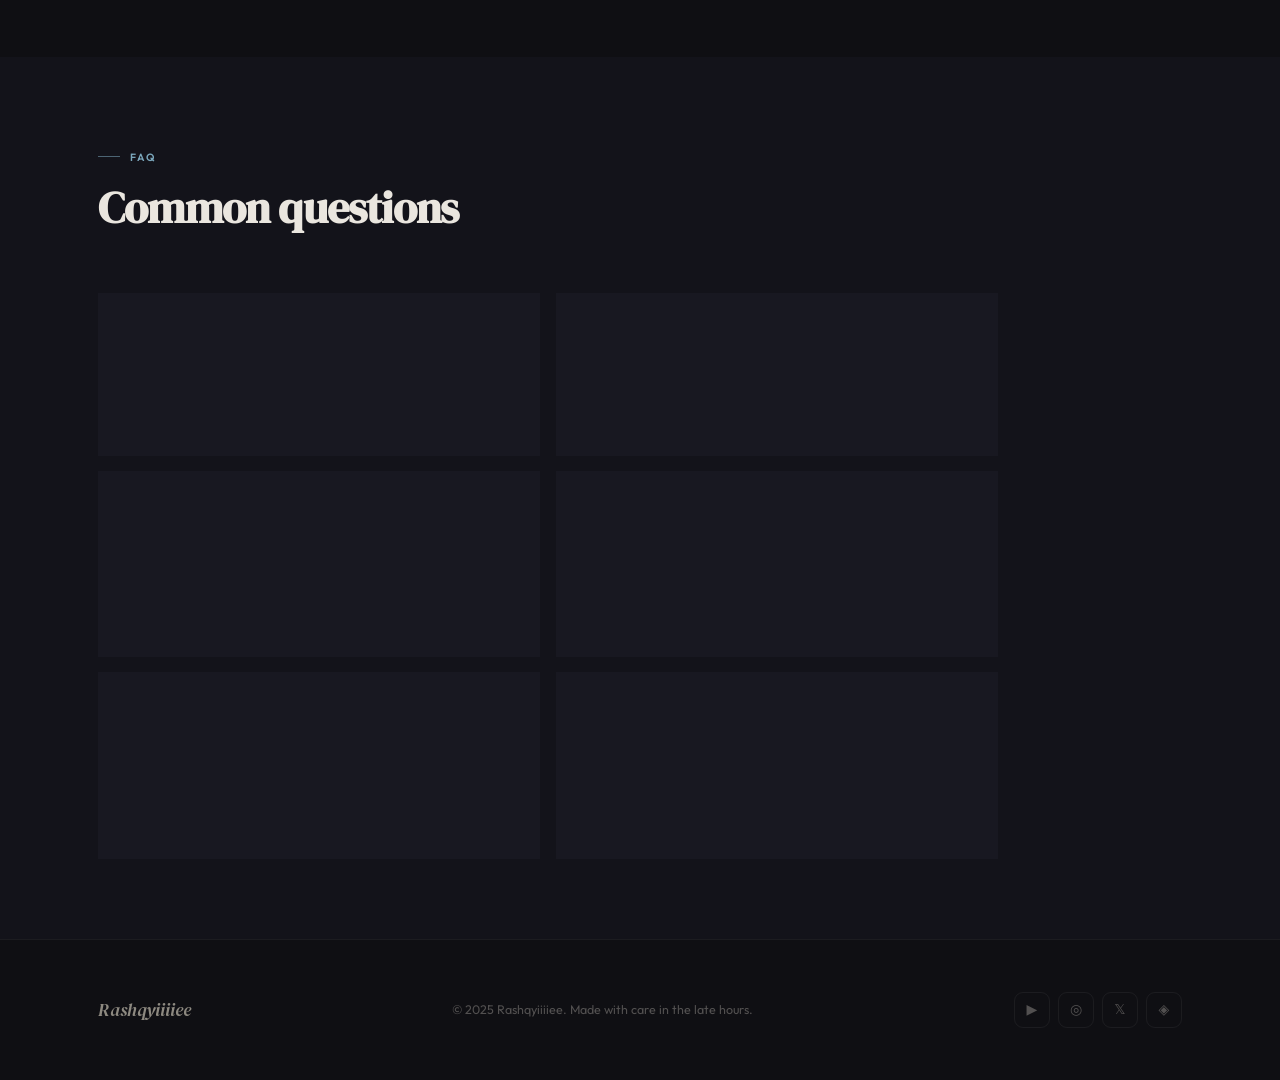
<file: contact.html>
<!DOCTYPE html>
<html lang="en" data-theme="dark">
<head>
  <meta charset="UTF-8"/>
  <meta name="viewport" content="width=device-width,initial-scale=1.0"/>
  <title>Contact — Rashqyiiiiee</title>
  <meta name="description" content="Reach out to Rashqyiiiiee — collaborations, freelance, or just something real."/>
  <link rel="stylesheet" href="styles.css"/>
  <link rel="preconnect" href="https://fonts.googleapis.com"/>
  <link rel="preconnect" href="https://fonts.gstatic.com" crossorigin/>
</head>
<body data-page="contact">

<div id="loader" aria-hidden="true">
  <div class="loader-name">Rashqyiiiiee</div>
  <div class="loader-bar"></div>
</div>
<div id="page-veil" class="show"></div>
<div id="theme-veil"></div>
<div class="grain-layer" aria-hidden="true"></div>

<nav class="mobile-nav" aria-label="Mobile navigation">
  <button class="mob-close" aria-label="Close">✕</button>
  <a href="index.html">Home</a>
  <a href="blog.html">Blog</a>
  <a href="about.html">About</a>
  <a href="contact.html">Contact</a>
</nav>

<header class="navbar">
  <div class="container nav-inner">
    <a href="index.html" class="nav-logo">Rashqyiiiiee</a>
    <nav class="nav-links">
      <a href="index.html">Home</a>
      <a href="blog.html">Blog</a>
      <a href="about.html">About</a>
      <a href="index.html#projects">Projects</a>
      <a href="contact.html" class="nav-pill">Say hi</a>
    </nav>
    <div class="nav-right">
      <button class="theme-btn" id="theme-btn" aria-label="Toggle theme">
        <span class="theme-btn-icon" id="theme-icon">🌙</span>
      </button>
      <button class="nav-toggle" aria-label="Menu">
        <span></span><span></span><span></span>
      </button>
    </div>
  </div>
</header>

<main class="contact-page-wrap">

  <!-- ══ HERO ════════════════════════════════════════════════ -->
  <div class="cp-hero">
    <div class="cp-orb cpo1" aria-hidden="true"></div>
    <div class="cp-orb cpo2" aria-hidden="true"></div>
    <div class="container" style="position:relative;z-index:1">
      <div class="lbl reveal" style="margin-bottom:16px">Contact</div>
      <h1 class="reveal d1" style="font-family:var(--ff-d);font-size:clamp(32px,5.5vw,58px);line-height:1.12;letter-spacing:-.025em;margin-bottom:16px">
        Let's talk about <span class="em-pink">something real.</span>
      </h1>
      <p class="reveal d2" style="font-size:16px;color:var(--text-s);max-width:440px;line-height:1.85">
        Whether it's a project, a collab, or just something you wanted to share —
        I reply to everything that feels genuine. No bots.
      </p>
      <div class="cp-meta reveal d3">
        <div>
          <div class="cp-meta-lbl">Response time</div>
          <div class="cp-meta-val">Usually within 48h</div>
        </div>
        <div style="width:1px;background:var(--border);flex-shrink:0"></div>
        <div>
          <div class="cp-meta-lbl">Open for</div>
          <div class="cp-meta-val">Freelance · Collabs · Conversations</div>
        </div>
      </div>
    </div>
  </div>

  <!-- ══ MAIN GRID ═══════════════════════════════════════════ -->
  <div class="container cp-main">

    <!-- Form card -->
    <div class="reveal">
      <div class="cp-form-card">
        <h2 style="font-family:var(--ff-d);font-size:22px;margin-bottom:26px;color:var(--text-p)">
          Send a message
        </h2>
        <form class="cf-area" id="cp-form" style="gap:16px" novalidate>
          <div class="field">
            <label for="cp-name">Your name</label>
            <input type="text" id="cp-name" class="input-base" placeholder="How should I call you?" required/>
          </div>
          <div class="field">
            <label for="cp-email">Email</label>
            <input type="email" id="cp-email" class="input-base" placeholder="your@email.com" required/>
          </div>
          <div class="field">
            <label for="cp-subject">
              Subject
              <span style="color:var(--text-m);font-size:11px;font-weight:400;text-transform:none;letter-spacing:0">(optional)</span>
            </label>
            <input type="text" id="cp-subject" class="input-base" placeholder="What's this about?"/>
          </div>
          <div class="field">
            <label for="cp-message">Message</label>
            <textarea id="cp-message" class="input-base" rows="6"
              placeholder="Write freely. This is a real inbox." required></textarea>
          </div>
          <div class="form-notice" id="cp-msg" role="alert"></div>
          <button type="submit" class="btn btn-primary" style="align-self:flex-start">Send it →</button>
        </form>
      </div>
    </div>

    <!-- Aside -->
    <div class="cp-aside reveal d2">

      <!-- Socials -->
      <div class="aside-card">
        <h3 style="font-family:var(--ff-d);font-size:17px;margin-bottom:10px;color:var(--text-p)">Find me online</h3>
        <p style="font-size:13.5px;color:var(--text-s);line-height:1.75;margin-bottom:14px">
          Most active on X and YouTube. Discord is where the community hangs.
        </p>
        <div style="display:flex;flex-direction:column;gap:8px">
          <a href="https://youtube.com/@Rashqyiiiiee"  class="asl-row" target="_blank" rel="noopener"><span class="asl-ic">▶</span>YouTube</a>
          <a href="https://instagram.com/Rashqyiiiiee" class="asl-row" target="_blank" rel="noopener"><span class="asl-ic">◎</span>Instagram</a>
          <a href="https://twitter.com/Rashqyiiiiee"   class="asl-row" target="_blank" rel="noopener"><span class="asl-ic">𝕏</span>Twitter / X</a>
          <a href="https://discord.gg/Rashqyiiiiee"    class="asl-row" target="_blank" rel="noopener"><span class="asl-ic">◈</span>Discord</a>
        </div>
      </div>

      <!-- Support -->
      <div class="aside-card">
        <h3 style="font-family:var(--ff-d);font-size:17px;margin-bottom:10px;color:var(--text-p)">Support the work</h3>
        <p style="font-size:13.5px;color:var(--text-s);line-height:1.75;margin-bottom:16px">
          Everything here is free. A coffee or UPI keeps it going.
        </p>
        <div style="display:flex;gap:8px;flex-wrap:wrap;margin-bottom:12px">
          <a href="https://buymeacoffee.com/rashqyiiiiee" target="_blank" rel="noopener" class="btn btn-coffee btn-sm">☕ Buy me a coffee</a>
        </div>
        <div class="upi-row" data-copy="rashqyiiiiee@upi" role="button" title="Click to copy">
          <span style="font-family:'Courier New',monospace;font-size:13px">rashqyiiiiee@upi</span>
          <span class="upi-copy-lbl">tap to copy</span>
        </div>
        <a href="upi://pay?pa=rashqyiiiiee@upi&pn=Rashqyiiiiee&cu=INR"
           class="btn btn-upi btn-sm" style="margin-top:10px;display:inline-flex">
          🇮🇳 Open UPI App
        </a>
        <p style="font-size:11.5px;color:var(--text-m);margin-top:8px;line-height:1.6">
          Works on mobile (Android). On desktop, copy the UPI ID.
        </p>
      </div>

      <!-- Newsletter -->
      <div class="aside-card">
        <h3 style="font-family:var(--ff-d);font-size:17px;margin-bottom:10px;color:var(--text-p)">Join the newsletter</h3>
        <p style="font-size:13.5px;color:var(--text-s);line-height:1.75;margin-bottom:16px">
          Monthly-ish. Real thoughts. No spam. 600+ quiet readers.
        </p>
        <form id="cp-nl-form" style="display:flex;flex-direction:column;gap:9px" novalidate>
          <input type="email" class="input-base" placeholder="your@email.com" required
            style="border-radius:var(--r-sm)"/>
          <button type="submit" class="btn btn-outline btn-sm" style="align-self:flex-start">
            Subscribe →
          </button>
        </form>
      </div>

    </div>
  </div>

  <!-- ══ FAQ ══════════════════════════════════════════════════ -->
  <section style="background:var(--bg-surface);padding:80px 0">
    <div class="container">
      <div class="section-head">
        <div class="lbl reveal">FAQ</div>
        <h2 class="h2 reveal d1" style="margin-bottom:14px">Common questions</h2>
      </div>
      <div class="faq-grid">
        <div class="card card-p reveal">
          <p class="faq-q">Do you take freelance projects?</p>
          <p class="faq-a">Yes — mostly web dev, personal brand sites, and design work. I'm selective but happy to hear what you're building.</p>
        </div>
        <div class="card card-p reveal d1">
          <p class="faq-q">Can I share your writing?</p>
          <p class="faq-a">Sharing is always welcome — just credit Rashqyiiiiee / RashYaps and link back.</p>
        </div>
        <div class="card card-p reveal d2">
          <p class="faq-q">Do you collaborate with creators?</p>
          <p class="faq-a">Yes, if the work feels aligned and genuine. Not interested in collab-for-reach — but if you're making something real, let's talk.</p>
        </div>
        <div class="card card-p reveal d3">
          <p class="faq-q">How quickly do you respond?</p>
          <p class="faq-a">Usually within 48 hours. Sometimes longer if I'm deep in a project. Always reply to genuine messages.</p>
        </div>
        <div class="card card-p reveal d1">
          <p class="faq-q">Are you open to writing commissions?</p>
          <p class="faq-a">Occasionally — depends on the topic. I don't write content I wouldn't put my name on proudly.</p>
        </div>
        <div class="card card-p reveal d2">
          <p class="faq-q">What's the Discord like?</p>
          <p class="faq-a">Small, calm, and intentional. Conversations about creativity, building, and the internet — without the performance of most online spaces.</p>
        </div>
      </div>
    </div>
  </section>

</main>

<footer class="site-footer">
  <div class="container footer-row">
    <a href="index.html" class="footer-logo">Rashqyiiiiee</a>
    <p class="footer-copy">© 2025 Rashqyiiiiee. Made with care in the late hours.</p>
    <div class="footer-soc">
      <a href="https://youtube.com/@Rashqyiiiiee"  target="_blank" rel="noopener" aria-label="YouTube">▶</a>
      <a href="https://instagram.com/Rashqyiiiiee" target="_blank" rel="noopener" aria-label="Instagram">◎</a>
      <a href="https://twitter.com/Rashqyiiiiee"   target="_blank" rel="noopener" aria-label="Twitter">𝕏</a>
      <a href="https://discord.gg/Rashqyiiiiee"    target="_blank" rel="noopener" aria-label="Discord">◈</a>
    </div>
  </div>
</footer>

<script src="script.js"></script>
</body>
</html>
</file>
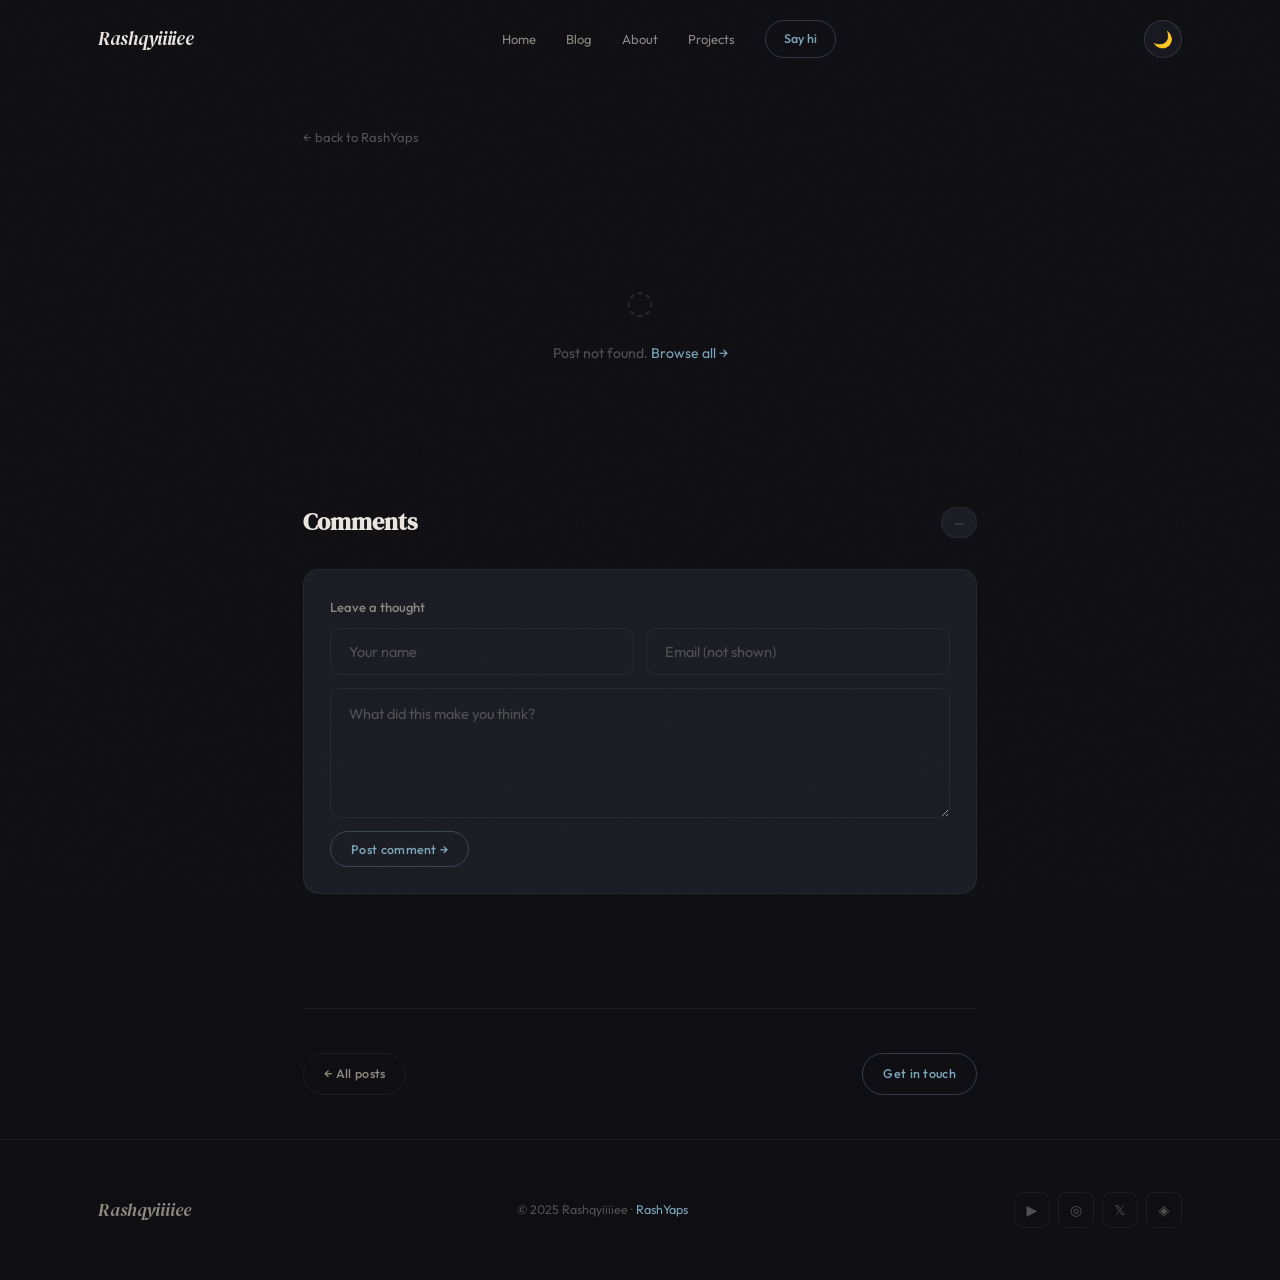
<file: post.html>
<!DOCTYPE html>
<html lang="en" data-theme="dark">
<head>
  <meta charset="UTF-8"/>
  <meta name="viewport" content="width=device-width,initial-scale=1.0"/>
  <title>Post — RashYaps</title>
  <meta name="description" content="Read this post on RashYaps."/>
  <link rel="stylesheet" href="styles.css"/>
  <link rel="preconnect" href="https://fonts.googleapis.com"/>
  <link rel="preconnect" href="https://fonts.gstatic.com" crossorigin/>
</head>
<body data-page="post">

<div id="loader" aria-hidden="true">
  <div class="loader-name">RashYaps</div>
  <div class="loader-bar"></div>
</div>
<div id="page-veil" class="show"></div>
<div id="theme-veil"></div>
<div class="grain-layer" aria-hidden="true"></div>

<nav class="mobile-nav" aria-label="Mobile navigation">
  <button class="mob-close" aria-label="Close">✕</button>
  <a href="index.html">Home</a>
  <a href="blog.html">Blog</a>
  <a href="about.html">About</a>
  <a href="contact.html">Contact</a>
</nav>

<header class="navbar">
  <div class="container nav-inner">
    <a href="index.html" class="nav-logo">Rashqyiiiiee</a>
    <nav class="nav-links">
      <a href="index.html">Home</a>
      <a href="blog.html">Blog</a>
      <a href="about.html">About</a>
      <a href="index.html#projects">Projects</a>
      <a href="contact.html" class="nav-pill">Say hi</a>
    </nav>
    <div class="nav-right">
      <button class="theme-btn" id="theme-btn" aria-label="Toggle theme">
        <span class="theme-btn-icon" id="theme-icon">🌙</span>
      </button>
      <button class="nav-toggle" aria-label="Menu">
        <span></span><span></span><span></span>
      </button>
    </div>
  </div>
</header>

<main class="post-wrap">
  <div class="post-col">

    <a href="blog.html" class="post-back reveal">← back to RashYaps</a>

    <!-- Post content injected by JS -->
    <div id="post-area" class="reveal d1">
      <div style="text-align:center;padding:80px 0;color:var(--text-m)">
        <div style="font-size:32px;margin-bottom:14px;opacity:.35;font-family:var(--ff-d);font-style:italic">◌</div>
        <p style="font-size:14px">Loading post…</p>
      </div>
    </div>

    <!-- ══ COMMENTS ══════════════════════════════════════════ -->
    <div class="comments-area">
      <div class="comments-hdr">
        <h2 class="comments-title">Comments</h2>
        <span class="c-count-badge" id="c-count-badge">—</span>
      </div>

      <!-- Comment form -->
      <form class="c-form-card" id="comment-form" novalidate>
        <p class="cf-lbl">Leave a thought</p>
        <div class="cf-row">
          <input type="text"  id="c-name"  class="input-base" placeholder="Your name"         required/>
          <input type="email" id="c-email" class="input-base" placeholder="Email (not shown)"/>
        </div>
        <textarea id="c-msg" class="input-base" rows="3" placeholder="What did this make you think?" required></textarea>
        <button type="submit" class="btn btn-outline btn-sm" style="align-self:flex-start">Post comment →</button>
      </form>

      <!-- Comment list -->
      <div class="c-list" id="comment-list"></div>
    </div>

    <!-- Footer nav -->
    <div style="display:flex;justify-content:space-between;padding:44px 0;border-top:1px solid var(--border);margin-top:8px;gap:14px;flex-wrap:wrap">
      <a href="blog.html" class="btn btn-ghost btn-sm">← All posts</a>
      <a href="contact.html" class="btn btn-outline btn-sm">Get in touch</a>
    </div>

  </div>
</main>

<footer class="site-footer">
  <div class="container footer-row">
    <a href="index.html" class="footer-logo">Rashqyiiiiee</a>
    <p class="footer-copy">© 2025 Rashqyiiiiee · <span style="color:var(--a-blue)">RashYaps</span></p>
    <div class="footer-soc">
      <a href="https://youtube.com/@Rashqyiiiiee"  target="_blank" rel="noopener" aria-label="YouTube">▶</a>
      <a href="https://instagram.com/Rashqyiiiiee" target="_blank" rel="noopener" aria-label="Instagram">◎</a>
      <a href="https://twitter.com/Rashqyiiiiee"   target="_blank" rel="noopener" aria-label="Twitter">𝕏</a>
      <a href="https://discord.gg/Rashqyiiiiee"    target="_blank" rel="noopener" aria-label="Discord">◈</a>
    </div>
  </div>
</footer>

<script src="script.js"></script>
</body>
</html>
</file>
<file: styles.css>
/* ================================================================
   Rashqyiiiiee — styles.css v5
   Dark / Light · Cinematic · Premium indie creator
   ================================================================ */

@import url('https://fonts.googleapis.com/css2?family=DM+Serif+Display:ital@0;1&family=Outfit:wght@300;400;500;600&family=Lora:ital,wght@0,400;1,400&display=swap');

/* ── Theme Variables ─────────────────────────────────────── */
:root {
  --bg-base:     #0f0f13;
  --bg-surface:  #13131a;
  --bg-elevated: #1b1b24;
  --bg-glass:    rgba(27,27,36,.76);
  --bg-glass-lt: rgba(255,255,255,.035);

  --text-p: #eae6df;
  --text-s: #8d8980;
  --text-m: #525050;

  --border:   rgba(255,255,255,.056);
  --border-h: rgba(255,255,255,.12);
  --border-a: rgba(123,167,188,.28);

  --a-blue:   #7ba7bc;
  --a-purple: #8b7fae;
  --a-pink:   #b8909a;
  --a-teal:   #6fa89e;
  --a-muted:  #4e6070;

  --sh-sm:  0 2px 12px rgba(0,0,0,.38);
  --sh-md:  0 4px 28px rgba(0,0,0,.48);
  --sh-lg:  0 8px 48px rgba(0,0,0,.56);

  --r-xs: 6px; --r-sm: 10px; --r-md: 16px;
  --r-lg: 22px; --r-xl: 30px;

  --ff-d: 'DM Serif Display', Georgia, serif;
  --ff-b: 'Outfit', system-ui, sans-serif;
  --ff-s: 'Lora', Georgia, serif;

  --ease: cubic-bezier(.4,0,.2,1);
}

[data-theme="light"] {
  --bg-base:     #f5efe6;
  --bg-surface:  #ede5d8;
  --bg-elevated: #fffaf3;
  --bg-glass:    rgba(255,250,243,.84);
  --bg-glass-lt: rgba(0,0,0,.03);
  --text-p: #1a1714;
  --text-s: #57504a;
  --text-m: #9a8f82;
  --border:   rgba(0,0,0,.07);
  --border-h: rgba(0,0,0,.14);
  --border-a: rgba(77,140,166,.32);
  --a-blue:   #4d8ca6;
  --a-purple: #6e639e;
  --a-pink:   #9e7078;
  --a-teal:   #4e8c83;
  --sh-sm: 0 2px 12px rgba(0,0,0,.1);
  --sh-md: 0 4px 24px rgba(0,0,0,.12);
  --sh-lg: 0 8px 40px rgba(0,0,0,.14);
}

/* ── Reset ────────────────────────────────────────────────── */
*,*::before,*::after{box-sizing:border-box;margin:0;padding:0}
html{scroll-behavior:smooth;scroll-padding-top:72px;scrollbar-width:thin;scrollbar-color:var(--a-muted) var(--bg-base)}
::-webkit-scrollbar{width:4px}
::-webkit-scrollbar-track{background:var(--bg-base)}
::-webkit-scrollbar-thumb{background:var(--a-muted);border-radius:10px}
body{background:var(--bg-base);color:var(--text-p);font-family:var(--ff-b);font-size:16px;line-height:1.75;overflow-x:hidden;-webkit-font-smoothing:antialiased;transition:background-color .35s ease,color .25s ease}
img{display:block;max-width:100%;height:auto}
a{color:inherit;text-decoration:none}
ul{list-style:none}
button{cursor:pointer;border:none;background:none;font-family:var(--ff-b);color:inherit}
input,textarea{font-family:var(--ff-b);color:var(--text-p)}
::selection{background:rgba(123,167,188,.22);color:var(--text-p)}
:focus-visible{outline:2px solid var(--a-blue);outline-offset:3px;border-radius:4px}

/* ── Keyframes ────────────────────────────────────────────── */
@keyframes fadeUp   {from{opacity:0;transform:translateY(22px)}to{opacity:1;transform:translateY(0)}}
@keyframes fadeIn   {from{opacity:0}to{opacity:1}}
@keyframes floatY   {0%,100%{transform:translateY(0)}50%{transform:translateY(-10px)}}
@keyframes drift    {0%{transform:translate(0,0) scale(1)}33%{transform:translate(28px,-18px) scale(1.04)}66%{transform:translate(-16px,14px) scale(.97)}100%{transform:translate(0,0) scale(1)}}
@keyframes heroGrad {0%{background-position:0% 50%}50%{background-position:100% 50%}100%{background-position:0% 50%}}
@keyframes ticker   {from{transform:translateX(0)}to{transform:translateX(-50%)}}
@keyframes gradShift{0%{background-position:0% 50%}50%{background-position:100% 50%}100%{background-position:0% 50%}}
@keyframes pulseRing{0%,100%{opacity:.07;transform:scale(1)}50%{opacity:.13;transform:scale(1.07)}}
@keyframes thoughtIn {from{opacity:0;transform:translateY(10px)}to{opacity:1;transform:translateY(0)}}
@keyframes thoughtOut{from{opacity:1;transform:translateY(0)}to{opacity:0;transform:translateY(-10px)}}
@keyframes loaderFade{0%{opacity:0;transform:translateY(8px)}50%{opacity:1;transform:translateY(0)}100%{opacity:1;transform:translateY(0)}}
@keyframes spin{to{transform:rotate(360deg)}}

/* ── Loader ───────────────────────────────────────────────── */
#loader{
  position:fixed;inset:0;z-index:99999;
  background:var(--bg-base);
  display:flex;flex-direction:column;align-items:center;justify-content:center;gap:20px;
  transition:opacity .65s ease,.4s;
}
#loader.done{opacity:0;pointer-events:none}
.loader-name{
  font-family:var(--ff-d);font-style:italic;
  font-size:clamp(26px,5vw,44px);color:var(--text-p);
  letter-spacing:-.02em;
  animation:loaderFade 1s ease .1s both;
}
.loader-bar{
  width:44px;height:1px;background:var(--a-blue);opacity:.4;
  animation:loaderFade 1s ease .4s both;
}

/* ── Utility ─────────────────────────────────────────────── */
.container  {max-width:1140px;margin:0 auto;padding:0 28px}
.container-sm{max-width:740px;margin:0 auto;padding:0 28px}
section     {padding:108px 0}
.section-head{margin-bottom:60px}
.grain-layer{position:fixed;inset:0;pointer-events:none;z-index:9990;opacity:.026;background-image:url("data:image/svg+xml,%3Csvg xmlns='http://www.w3.org/2000/svg' width='300' height='300'%3E%3Cfilter id='n'%3E%3CfeTurbulence type='fractalNoise' baseFrequency='.75' numOctaves='4' stitchTiles='stitch'/%3E%3CfeColorMatrix type='saturate' values='0'/%3E%3C/filter%3E%3Crect width='300' height='300' filter='url(%23n)'/%3E%3C/svg%3E")}
[data-theme="light"] .grain-layer{opacity:.016}

/* ── Veils ───────────────────────────────────────────────── */
#page-veil{position:fixed;inset:0;background:var(--bg-base);z-index:9999;pointer-events:none;opacity:0;transition:opacity .28s ease}
#page-veil.show{opacity:1;pointer-events:all}
#theme-veil{position:fixed;inset:0;background:var(--bg-base);z-index:9998;pointer-events:none;opacity:0;transition:opacity .22s ease}
.toast{position:fixed;bottom:28px;right:28px;background:var(--bg-elevated);border:1px solid var(--border-h);border-radius:var(--r-sm);padding:13px 20px;font-size:13px;color:var(--text-p);z-index:8000;display:flex;align-items:center;gap:10px;box-shadow:var(--sh-lg);transform:translateY(16px);opacity:0;transition:opacity .28s ease,transform .28s ease;max-width:320px;pointer-events:none}
.toast.show{opacity:1;transform:translateY(0);pointer-events:all}

/* ── Typography ──────────────────────────────────────────── */
.lbl{display:inline-flex;align-items:center;gap:10px;font-size:10.5px;font-weight:600;letter-spacing:.20em;text-transform:uppercase;color:var(--a-blue);margin-bottom:16px}
.lbl::before{content:'';width:22px;height:1px;background:var(--a-blue);opacity:.55;display:inline-block}
.h1{font-family:var(--ff-d);font-size:clamp(38px,6vw,80px);line-height:1.06;letter-spacing:-.028em;color:var(--text-p)}
.h2{font-family:var(--ff-d);font-size:clamp(26px,4vw,44px);line-height:1.18;letter-spacing:-.018em;color:var(--text-p)}
.h3{font-family:var(--ff-d);font-size:clamp(20px,2.5vw,27px);line-height:1.25;color:var(--text-p)}
.lead{font-size:16.5px;color:var(--text-s);line-height:1.85;max-width:500px}
.em-blue  {color:var(--a-blue);font-style:italic}
.em-purple{color:var(--a-purple);font-style:italic}
.em-pink  {color:var(--a-pink);font-style:italic}

/* ── Scroll reveal ───────────────────────────────────────── */
.reveal{opacity:0;transform:translateY(22px);transition:opacity .65s var(--ease),transform .65s var(--ease)}
.reveal.in{opacity:1;transform:translateY(0)}
.reveal.d1{transition-delay:.08s} .reveal.d2{transition-delay:.16s}
.reveal.d3{transition-delay:.24s} .reveal.d4{transition-delay:.32s}
.reveal.d5{transition-delay:.40s}

/* ── Card ────────────────────────────────────────────────── */
.card{background:var(--bg-glass);border:1px solid var(--border);border-radius:var(--r-md);backdrop-filter:blur(18px);-webkit-backdrop-filter:blur(18px);transition:border-color .28s ease,transform .26s ease,box-shadow .26s ease}
.card:hover{border-color:var(--border-h);transform:translateY(-5px);box-shadow:var(--sh-lg)}
.card-p{padding:36px 32px}

/* ── Buttons ─────────────────────────────────────────────── */
.btn{display:inline-flex;align-items:center;justify-content:center;gap:8px;padding:13px 30px;border-radius:50px;font-size:13.5px;font-weight:500;letter-spacing:.025em;white-space:nowrap;cursor:pointer;border:1px solid transparent;font-family:var(--ff-b);transition:all .22s ease}
.btn:hover{transform:translateY(-2px)}
.btn:active{transform:translateY(0)}
.btn-primary{background:var(--a-blue);color:#091520;border-color:var(--a-blue)}
.btn-primary:hover{filter:brightness(1.1);box-shadow:0 6px 24px rgba(123,167,188,.2)}
[data-theme="light"] .btn-primary{color:#fff}
.btn-ghost{background:transparent;color:var(--text-s);border-color:var(--border)}
.btn-ghost:hover{border-color:var(--border-h);color:var(--text-p)}
.btn-outline{background:transparent;color:var(--a-blue);border-color:rgba(123,167,188,.3)}
.btn-outline:hover{background:rgba(123,167,188,.08);border-color:rgba(123,167,188,.55)}
.btn-coffee{background:rgba(193,158,88,.1);color:#c49e58;border-color:rgba(193,158,88,.25)}
.btn-coffee:hover{background:rgba(193,158,88,.18);box-shadow:0 6px 20px rgba(193,158,88,.12)}
.btn-upi{background:rgba(111,168,158,.1);color:var(--a-teal);border-color:rgba(111,168,158,.25)}
.btn-upi:hover{background:rgba(111,168,158,.18)}
.btn-sm{padding:9px 20px;font-size:12.5px}
.btn-lg{padding:16px 38px;font-size:15px}

/* ── Theme toggle ────────────────────────────────────────── */
.theme-btn{width:38px;height:38px;border-radius:50%;border:1px solid var(--border-h);background:var(--bg-glass);backdrop-filter:blur(12px);display:flex;align-items:center;justify-content:center;font-size:16px;cursor:pointer;flex-shrink:0;transition:transform .22s ease,border-color .22s ease,box-shadow .22s ease}
.theme-btn:hover{transform:scale(1.08);border-color:var(--border-a);box-shadow:0 0 16px rgba(123,167,188,.15)}
.theme-btn-icon{display:inline-block;transition:transform .25s ease,opacity .2s ease}

/* ════════════════════════════════════════════════════════════
   NAVBAR
   ════════════════════════════════════════════════════════════ */
.navbar{position:fixed;top:0;left:0;right:0;z-index:1000;padding:20px 0;border-bottom:1px solid transparent;transition:padding .28s ease,background .4s ease,border-color .4s ease,backdrop-filter .4s ease}
.navbar.stuck{padding:13px 0;background:rgba(15,15,19,.9);backdrop-filter:blur(24px);-webkit-backdrop-filter:blur(24px);border-bottom-color:var(--border);box-shadow:0 2px 32px rgba(0,0,0,.3)}
[data-theme="light"] .navbar.stuck{background:rgba(245,239,230,.92)}
.nav-inner{display:flex;align-items:center;justify-content:space-between}
.nav-logo{font-family:var(--ff-d);font-size:19px;color:var(--text-p);letter-spacing:-.015em;transition:opacity .2s ease;font-style:italic}
.nav-logo:hover{opacity:.75}
.nav-right{display:flex;align-items:center;gap:14px}
.nav-links{display:flex;align-items:center;gap:30px}
.nav-links a{font-size:13px;color:var(--text-s);position:relative;padding:2px 0;transition:color .22s ease}
.nav-links a::after{content:'';position:absolute;bottom:-2px;left:0;width:0;height:1px;background:var(--a-blue);transition:width .22s ease}
.nav-links a:hover,.nav-links a.active{color:var(--text-p)}
.nav-links a:hover::after,.nav-links a.active::after{width:100%}
.nav-pill{font-size:12.5px!important;font-weight:500!important;color:var(--a-blue)!important;border:1px solid rgba(123,167,188,.28)!important;border-radius:50px!important;padding:7px 18px!important;transition:all .22s ease!important}
.nav-pill:hover{background:rgba(123,167,188,.1)!important;border-color:rgba(123,167,188,.5)!important;transform:none!important}
.nav-pill::after{display:none!important}
.nav-toggle{display:none;flex-direction:column;gap:5px;padding:5px}
.nav-toggle span{display:block;width:21px;height:1.5px;background:var(--text-s);border-radius:2px;transition:transform .26s ease,opacity .26s ease}
.nav-toggle.open span:nth-child(1){transform:rotate(45deg) translate(4.5px,4.5px)}
.nav-toggle.open span:nth-child(2){opacity:0}
.nav-toggle.open span:nth-child(3){transform:rotate(-45deg) translate(4.5px,-4.5px)}
.mobile-nav{position:fixed;inset:0;background:rgba(12,12,16,.97);backdrop-filter:blur(20px);z-index:999;display:flex;flex-direction:column;align-items:center;justify-content:center;gap:28px;opacity:0;pointer-events:none;transition:opacity .28s ease}
[data-theme="light"] .mobile-nav{background:rgba(245,239,230,.97)}
.mobile-nav.open{opacity:1;pointer-events:all}
.mobile-nav a{font-family:var(--ff-d);font-size:30px;color:var(--text-s);transition:color .22s ease}
.mobile-nav a:hover{color:var(--text-p)}
.mob-close{position:absolute;top:24px;right:24px;font-size:22px;color:var(--text-m);cursor:pointer;transition:color .22s ease;background:none;border:none}
.mob-close:hover{color:var(--text-p)}

/* ════════════════════════════════════════════════════════════
   HERO — cinematic Rashqyiiiiee
   ════════════════════════════════════════════════════════════ */
.hero{min-height:100svh;display:flex;align-items:center;position:relative;overflow:hidden;padding:160px 0 100px;text-align:center}
.hero-grad{position:absolute;inset:0;background:linear-gradient(135deg,rgba(123,167,188,.06) 0%,rgba(139,127,174,.05) 35%,rgba(184,144,154,.04) 65%,rgba(123,167,188,.06) 100%);background-size:350% 350%;animation:heroGrad 20s ease infinite;pointer-events:none}
[data-theme="light"] .hero-grad{background:linear-gradient(135deg,rgba(77,140,166,.04),rgba(110,99,158,.03),rgba(158,112,120,.03),rgba(77,140,166,.04));background-size:350% 350%;animation:heroGrad 20s ease infinite}
.hero-grid{position:absolute;inset:0;background-image:linear-gradient(var(--border) 1px,transparent 1px),linear-gradient(90deg,var(--border) 1px,transparent 1px);background-size:64px 64px;opacity:.32;pointer-events:none;mask-image:radial-gradient(ellipse 75% 65% at 50% 50%,black 25%,transparent 100%)}
.hero-orb{position:absolute;border-radius:50%;filter:blur(80px);pointer-events:none}
.orb1{width:520px;height:520px;background:radial-gradient(circle,var(--a-blue),transparent 70%);top:-110px;right:-70px;opacity:.1;animation:drift 24s ease-in-out infinite}
.orb2{width:420px;height:420px;background:radial-gradient(circle,var(--a-purple),transparent 70%);bottom:-90px;left:-80px;opacity:.09;animation:drift 30s ease-in-out infinite reverse}
.orb3{width:260px;height:260px;background:radial-gradient(circle,var(--a-pink),transparent 70%);top:42%;left:44%;opacity:.08;animation:drift 20s ease-in-out infinite 4s}
.hero-content{position:relative;z-index:1;max-width:760px;margin:0 auto}
.hero-eyebrow{display:inline-flex;align-items:center;gap:10px;font-size:11px;font-weight:600;letter-spacing:.2em;text-transform:uppercase;color:var(--a-blue);margin-bottom:28px;opacity:0;animation:fadeUp .7s ease .15s forwards}
.hero-dot{width:6px;height:6px;background:var(--a-blue);border-radius:50%;animation:floatY 2.2s ease-in-out infinite}
.hero-name{font-family:var(--ff-d);font-size:clamp(44px,8vw,96px);line-height:1.02;letter-spacing:-.03em;color:var(--text-p);font-style:italic;margin-bottom:22px;opacity:0;animation:fadeUp .9s ease .28s forwards}
.hero-sub{font-size:18px;color:var(--text-s);line-height:1.85;max-width:520px;margin:0 auto 44px;opacity:0;animation:fadeUp .8s ease .44s forwards}
.hero-actions{display:flex;align-items:center;justify-content:center;gap:14px;flex-wrap:wrap;opacity:0;animation:fadeUp .8s ease .58s forwards}
.hero-byline{margin-top:72px;padding-top:40px;border-top:1px solid var(--border);display:flex;align-items:center;justify-content:center;gap:40px;flex-wrap:wrap;opacity:0;animation:fadeUp .8s ease .72s forwards}
.hero-by-item{display:flex;flex-direction:column;gap:5px;text-align:center}
.hero-by-num{font-family:var(--ff-d);font-size:24px;color:var(--text-p);letter-spacing:-.02em}
.hero-by-lbl{font-size:11px;color:var(--text-m);letter-spacing:.06em}

/* ── Ticker ──────────────────────────────────────────────── */
.ticker-wrap{overflow:hidden;border-top:1px solid var(--border);border-bottom:1px solid var(--border);background:var(--bg-surface);padding:12px 0;user-select:none;transition:background .35s ease}
.ticker-track{display:flex;width:max-content;animation:ticker 32s linear infinite}
.ticker-item{display:flex;align-items:center;gap:18px;padding:0 26px;font-size:11px;font-weight:600;letter-spacing:.16em;text-transform:uppercase;color:var(--text-m);white-space:nowrap}
.ticker-sep{width:4px;height:4px;border-radius:50%;background:var(--a-blue);opacity:.4;flex-shrink:0}

/* ════════════════════════════════════════════════════════════
   LATE NIGHT THOUGHTS
   ════════════════════════════════════════════════════════════ */
.lnt-section{padding:100px 0;background:var(--bg-surface);text-align:center;position:relative;overflow:hidden}
.lnt-bg{position:absolute;inset:0;background:linear-gradient(135deg,rgba(184,144,154,.04),rgba(139,127,174,.04));background-size:200% 200%;animation:gradShift 18s ease infinite;pointer-events:none}
.lnt-inner{position:relative;z-index:1;max-width:680px;margin:0 auto;padding:0 28px}
.lnt-thought-wrap{min-height:110px;display:flex;align-items:center;justify-content:center;margin:28px 0 32px;position:relative}
.lnt-thought{font-family:var(--ff-d);font-style:italic;font-size:clamp(18px,3vw,30px);line-height:1.45;color:var(--text-p);letter-spacing:-.01em}
.lnt-thought.fade-out{animation:thoughtOut .32s ease forwards}
.lnt-thought.fade-in{animation:thoughtIn .42s ease forwards}
.lnt-dots{display:flex;gap:7px;justify-content:center;margin-bottom:26px}
.lnt-dot{width:5px;height:5px;border-radius:50%;background:var(--border-h);cursor:pointer;transition:background .22s ease,transform .22s ease}
.lnt-dot.active{background:var(--a-blue);transform:scale(1.4)}

/* ════════════════════════════════════════════════════════════
   BLOG CARDS (index preview + blog page)
   ════════════════════════════════════════════════════════════ */
.blog-grid{display:grid;grid-template-columns:repeat(auto-fill,minmax(320px,1fr));gap:20px}
.blog-card{display:flex;flex-direction:column;gap:12px;padding:30px 26px;cursor:pointer;border-radius:var(--r-md);border:1px solid var(--border);background:var(--bg-glass);backdrop-filter:blur(16px);box-shadow:var(--sh-sm);transition:border-color .26s ease,transform .26s ease,box-shadow .26s ease}
.blog-card:hover{border-color:var(--border-h);transform:translateY(-5px);box-shadow:var(--sh-lg)}
.blog-card-top{display:flex;align-items:center;justify-content:space-between;gap:10px}
.blog-cat{font-size:10.5px;font-weight:600;letter-spacing:.14em;text-transform:uppercase;color:var(--a-purple);background:rgba(139,127,174,.1);border:1px solid rgba(139,127,174,.18);padding:4px 11px;border-radius:30px;transition:background .3s ease,border-color .3s ease,color .3s ease}
.blog-date-sm{font-size:11.5px;color:var(--text-m);transition:color .3s ease}
.blog-title-card{font-family:var(--ff-d);font-size:19px;line-height:1.3;color:var(--text-p);transition:color .26s ease;flex:1}
.blog-card:hover .blog-title-card{color:var(--a-blue)}
.blog-preview-txt{font-size:14px;color:var(--text-s);line-height:1.8;display:-webkit-box;-webkit-line-clamp:3;-webkit-box-orient:vertical;overflow:hidden;flex:1}
.blog-card-bot{display:flex;align-items:center;justify-content:space-between;margin-top:auto;padding-top:14px;border-top:1px solid var(--border)}
.read-time{font-size:12px;color:var(--text-m);display:flex;align-items:center;gap:5px}
.like-btn{display:flex;align-items:center;gap:6px;font-size:12.5px;color:var(--text-m);padding:5px 12px;border-radius:30px;transition:color .22s ease,transform .17s ease;background:none;border:none;cursor:pointer}
.like-btn:hover{color:var(--a-pink)}
.like-btn.liked{color:var(--a-pink)}
.like-btn .heart{font-size:14px;display:inline-block;transition:transform .17s ease}
.like-btn.liked .heart{transform:scale(1.3)}

/* ── Featured badge on card ──────────────────────────────── */
.featured-badge{display:inline-flex;align-items:center;gap:5px;font-size:10px;font-weight:600;letter-spacing:.12em;text-transform:uppercase;color:var(--a-blue);background:rgba(123,167,188,.1);border:1px solid rgba(123,167,188,.2);padding:3px 9px;border-radius:20px;flex-shrink:0}

/* ── Blog page featured section ──────────────────────────── */
.featured-section{margin-bottom:56px}
.featured-section-label{font-size:11px;font-weight:600;letter-spacing:.18em;text-transform:uppercase;color:var(--a-blue);margin-bottom:16px;display:flex;align-items:center;gap:10px}
.featured-section-label::before{content:'';width:22px;height:1px;background:var(--a-blue);opacity:.55}
.featured-grid{display:grid;grid-template-columns:repeat(auto-fill,minmax(340px,1fr));gap:18px}
.featured-card{border-left:2px solid var(--a-blue);border-radius:0 var(--r-md) var(--r-md) 0;padding:28px 26px 28px 28px}

/* ── More button ─────────────────────────────────────────── */
.more-wrap{text-align:center;margin-top:36px}
.more-btn{gap:10px;font-size:13.5px;color:var(--text-s);border-color:var(--border)}
.more-btn:hover{border-color:var(--border-h);color:var(--text-p)}
.more-btn .arrow{display:inline-block;transition:transform .22s ease}
.more-btn:not(.collapsed) .arrow{transform:rotate(180deg)}
.hidden-card{display:none}
.hidden-card.visible{display:flex;animation:fadeUp .4s ease both}

/* ── No results ──────────────────────────────────────────── */
.no-results{text-align:center;padding:56px 28px;font-family:var(--ff-d);font-style:italic;font-size:20px;color:var(--text-m);letter-spacing:-.01em}

/* ── Search bar ──────────────────────────────────────────── */
.search-wrap{position:relative;max-width:460px;margin:0 auto 36px}
.search-input{width:100%;background:var(--bg-elevated);border:1px solid var(--border);border-radius:50px;padding:13px 48px 13px 22px;font-size:14.5px;color:var(--text-p);outline:none;transition:border-color .22s ease,box-shadow .22s ease}
.search-input::placeholder{color:var(--text-m)}
.search-input:focus{border-color:var(--border-a);box-shadow:0 0 0 3px rgba(123,167,188,.07)}
[data-theme="light"] .search-input{background:var(--bg-elevated)}
.search-icon{position:absolute;right:18px;top:50%;transform:translateY(-50%);color:var(--text-m);font-size:16px;pointer-events:none}

/* ── Filter tabs ─────────────────────────────────────────── */
.filter-tabs{display:flex;align-items:center;justify-content:center;gap:8px;flex-wrap:wrap;margin-bottom:48px}
.filter-tab{font-size:13px;color:var(--text-m);border:1px solid var(--border);padding:7px 20px;border-radius:30px;background:transparent;cursor:pointer;font-family:var(--ff-b);transition:color .22s ease,border-color .22s ease,background .22s ease}
.filter-tab:hover{color:var(--text-p);border-color:var(--border-h)}
.filter-tab.active{color:var(--a-blue);border-color:rgba(123,167,188,.4);background:rgba(123,167,188,.07)}
[data-theme="light"] .filter-tab.active{background:rgba(77,140,166,.08)}

/* ════════════════════════════════════════════════════════════
   UNCROSSED PATHS — Premium Feature Card
   ════════════════════════════════════════════════════════════ */
.feat-card{display:grid;grid-template-columns:300px 1fr;border-radius:var(--r-lg);border:1px solid var(--border);background:var(--bg-glass);backdrop-filter:blur(20px);overflow:hidden;min-height:420px;position:relative;box-shadow:var(--sh-md);transition:border-color .28s ease,transform .26s ease,box-shadow .26s ease}
.feat-card::before{content:'';position:absolute;top:0;left:0;right:0;height:1px;background:linear-gradient(90deg,transparent,var(--a-blue),var(--a-purple),transparent);opacity:0;transition:opacity .28s ease}
.feat-card:hover{border-color:rgba(123,167,188,.22);transform:translateY(-5px);box-shadow:var(--sh-lg)}
.feat-card:hover::before{opacity:.65}
.feat-cover{background:linear-gradient(160deg,#18182a 0%,#0f0f18 100%);display:flex;align-items:center;justify-content:center;position:relative;overflow:hidden;border-right:1px solid var(--border);flex-shrink:0;min-height:300px}
[data-theme="light"] .feat-cover{background:linear-gradient(160deg,#d8ccbc 0%,#c8bfb4 100%)}
.feat-cover-orb{position:absolute;width:200px;height:200px;background:radial-gradient(circle,var(--a-purple),transparent 70%);filter:blur(50px);opacity:.18;animation:pulseRing 7s ease-in-out infinite}
/* ── REAL IMAGE SLOT ── drop your book cover here */
.feat-cover-img{position:absolute;inset:0;width:100%;height:100%;object-fit:cover;z-index:1}
.feat-cover-inner{position:relative;z-index:2;display:flex;flex-direction:column;align-items:center;gap:14px;padding:36px 24px;text-align:center}
.feat-letter{font-family:var(--ff-d);font-size:72px;font-style:italic;color:var(--text-p);opacity:.3;line-height:1}
.feat-line{width:36px;height:1px;background:var(--a-purple);opacity:.45}
.feat-cover-lbl{font-size:10px;font-weight:600;letter-spacing:.18em;text-transform:uppercase;color:var(--text-m)}
.feat-body{padding:52px 56px;display:flex;flex-direction:column;justify-content:center;gap:16px}
.feat-badge{display:inline-flex;align-items:center;gap:7px;font-size:10.5px;font-weight:600;letter-spacing:.14em;text-transform:uppercase;color:var(--a-purple);background:rgba(139,127,174,.1);border:1px solid rgba(139,127,174,.2);padding:5px 12px;border-radius:30px;width:fit-content}
.feat-badge::before{content:'✦';font-size:8px}
.feat-ch{font-size:12px;color:var(--a-blue);background:rgba(123,167,188,.08);border:1px solid rgba(123,167,188,.16);padding:4px 10px;border-radius:20px;width:fit-content}
.feat-title{font-family:var(--ff-d);font-size:clamp(24px,3vw,40px);line-height:1.12;letter-spacing:-.015em}
.feat-title em{color:var(--a-purple);font-style:italic}
.feat-desc{font-size:15.5px;color:var(--text-s);line-height:1.9;max-width:440px}
.feat-meta{display:flex;gap:18px;font-size:11.5px;color:var(--text-m);padding-top:10px;border-top:1px solid var(--border);flex-wrap:wrap}
.feat-meta span{display:flex;align-items:center;gap:5px}

/* ════════════════════════════════════════════════════════════
   CURRENTLY
   ════════════════════════════════════════════════════════════ */
.currently-grid{display:grid;grid-template-columns:repeat(4,1fr);gap:16px}
.currently-card{padding:26px 22px;text-align:center;border-radius:var(--r-md);border:1px solid var(--border);background:var(--bg-glass);backdrop-filter:blur(14px);transition:border-color .26s ease,transform .26s ease,box-shadow .26s ease}
.currently-card:hover{border-color:var(--border-h);transform:translateY(-4px);box-shadow:var(--sh-md)}
.c-icon{font-size:22px;margin-bottom:12px;display:block;transition:transform .26s ease}
.currently-card:hover .c-icon{transform:scale(1.12)}
.c-label{font-size:10px;font-weight:600;letter-spacing:.16em;text-transform:uppercase;color:var(--text-m);margin-bottom:8px}
.c-value{font-family:var(--ff-d);font-size:16px;color:var(--text-p);line-height:1.3}

/* ════════════════════════════════════════════════════════════
   ABOUT (inline + page)
   ════════════════════════════════════════════════════════════ */
.about-grid{display:grid;grid-template-columns:1fr 1.65fr;gap:88px;align-items:center}
.about-img-wrap{position:relative}
/* ── REAL PHOTO SLOT ── drop <img src="..."> inside .about-img */
.about-img{width:100%;aspect-ratio:3/4;border-radius:var(--r-lg);background:linear-gradient(145deg,var(--bg-elevated),#131320);border:1px solid var(--border);display:flex;align-items:center;justify-content:center;overflow:hidden;position:relative}
[data-theme="light"] .about-img{background:linear-gradient(145deg,#e8ddd0,#d8cfc4)}
.about-img img{position:absolute;inset:0;width:100%;height:100%;object-fit:cover;z-index:1}
.about-img-ph{font-family:var(--ff-d);font-size:90px;font-style:italic;color:var(--text-m);opacity:.3;user-select:none;z-index:0}
.about-img::after{content:'';position:absolute;inset:0;background:linear-gradient(to top,var(--bg-base) 0%,transparent 55%);z-index:2;pointer-events:none}
.about-stat-card{position:absolute;bottom:26px;right:-22px;background:var(--bg-glass);backdrop-filter:blur(20px);border:1px solid var(--border);border-radius:var(--r-sm);padding:15px 20px;min-width:148px;z-index:3}
.about-stat-num{font-family:var(--ff-d);font-size:26px;color:var(--a-blue)}
.about-stat-lbl{font-size:11.5px;color:var(--text-m);margin-top:3px}
.about-body{display:flex;flex-direction:column;gap:14px;font-size:15.5px;color:var(--text-s);line-height:1.9}
.about-body strong{color:var(--text-p);font-weight:500}
.tag-row{display:flex;flex-wrap:wrap;gap:8px;margin-top:6px}
.tag{font-size:12px;color:var(--text-s);border:1px solid var(--border);padding:5px 13px;border-radius:30px;background:var(--bg-glass-lt);transition:border-color .22s ease,color .22s ease}
.tag:hover{border-color:var(--border-h);color:var(--text-p)}
.about-actions{display:flex;gap:12px;margin-top:26px;flex-wrap:wrap}

/* ════════════════════════════════════════════════════════════
   PROJECTS
   ════════════════════════════════════════════════════════════ */
.projects-grid{display:grid;grid-template-columns:repeat(2,1fr);gap:18px}
.proj-card{padding:32px;position:relative;overflow:hidden;border-radius:var(--r-md);border:1px solid var(--border);background:var(--bg-glass);backdrop-filter:blur(14px);transition:border-color .26s ease,transform .26s ease,box-shadow .26s ease;box-shadow:var(--sh-sm)}
.proj-card:hover{border-color:var(--border-h);transform:translateY(-5px);box-shadow:var(--sh-lg)}
.proj-card::before{content:'';position:absolute;top:0;left:0;right:0;height:1px;background:linear-gradient(90deg,transparent,var(--a-blue),transparent);opacity:0;transition:opacity .26s ease}
.proj-card:hover::before{opacity:1}
.proj-head{display:flex;align-items:flex-start;justify-content:space-between;margin-bottom:13px}
.proj-name{font-family:var(--ff-d);font-size:21px;color:var(--text-p)}
.proj-status{font-size:11px;font-weight:600;padding:4px 11px;border-radius:30px;letter-spacing:.07em}
.s-live   {background:rgba(100,160,120,.1);color:#7dbb98;border:1px solid rgba(100,160,120,.2)}
.s-beta   {background:rgba(123,167,188,.1);color:var(--a-blue);border:1px solid rgba(123,167,188,.2)}
.s-ongoing{background:rgba(139,127,174,.1);color:var(--a-purple);border:1px solid rgba(139,127,174,.2)}
.s-writing{background:rgba(184,144,154,.1);color:var(--a-pink);border:1px solid rgba(184,144,154,.2)}
.proj-desc{font-size:14px;color:var(--text-s);line-height:1.8;margin-bottom:16px}
.proj-tech{display:flex;flex-wrap:wrap;gap:6px;margin-bottom:20px}
.tech-pill{font-size:11px;color:var(--text-m);border:1px solid var(--border);padding:3px 10px;border-radius:4px;font-family:'Courier New',monospace;background:rgba(255,255,255,.02)}
[data-theme="light"] .tech-pill{background:rgba(0,0,0,.03)}
.proj-link{display:inline-flex;align-items:center;gap:6px;font-size:13px;color:var(--a-blue);transition:gap .22s ease}
.proj-link:hover{gap:10px}
.proj-yr{position:absolute;bottom:18px;right:22px;font-size:44px;font-family:var(--ff-d);color:var(--text-m);opacity:.07;font-style:italic;user-select:none}

/* ════════════════════════════════════════════════════════════
   SKILLS
   ════════════════════════════════════════════════════════════ */
.skills-grid{display:grid;grid-template-columns:repeat(4,1fr);gap:18px}
.skill-card{padding:28px 24px;position:relative;overflow:hidden;border-radius:var(--r-md);border:1px solid var(--border);background:var(--bg-glass);backdrop-filter:blur(14px);transition:border-color .26s ease,transform .26s ease,box-shadow .26s ease}
.skill-card:hover{border-color:var(--border-h);transform:translateY(-4px);box-shadow:var(--sh-md)}
.skill-card::after{content:'';position:absolute;bottom:0;left:0;right:0;height:2px;border-radius:0 0 var(--r-md) var(--r-md);opacity:0;transition:opacity .26s ease}
.skill-card.c-pink::after  {background:linear-gradient(90deg,transparent,var(--a-pink),transparent)}
.skill-card.c-purple::after{background:linear-gradient(90deg,transparent,var(--a-purple),transparent)}
.skill-card.c-blue::after  {background:linear-gradient(90deg,transparent,var(--a-blue),transparent)}
.skill-card.c-teal::after  {background:linear-gradient(90deg,transparent,var(--a-teal),transparent)}
.skill-card:hover::after{opacity:1}
.sk-icon{font-size:20px;margin-bottom:12px;display:block;transition:transform .26s ease}
.skill-card.c-pink   .sk-icon{color:var(--a-pink)}
.skill-card.c-purple .sk-icon{color:var(--a-purple)}
.skill-card.c-blue   .sk-icon{color:var(--a-blue)}
.skill-card.c-teal   .sk-icon{color:var(--a-teal)}
.skill-card:hover .sk-icon{transform:scale(1.14)}
.sk-title{font-family:var(--ff-d);font-size:17px;color:var(--text-p);margin-bottom:14px}
.sk-list{display:flex;flex-direction:column;gap:7px}
.sk-list li{display:flex;align-items:center;gap:9px;font-size:13px;color:var(--text-s);transition:color .26s ease}
.sk-list li::before{content:'';width:5px;height:5px;border-radius:50%;flex-shrink:0;transition:opacity .26s ease}
.skill-card.c-pink   .sk-list li::before{background:var(--a-pink);opacity:.5}
.skill-card.c-purple .sk-list li::before{background:var(--a-purple);opacity:.5}
.skill-card.c-blue   .sk-list li::before{background:var(--a-blue);opacity:.5}
.skill-card.c-teal   .sk-list li::before{background:var(--a-teal);opacity:.5}
.skill-card:hover .sk-list li{color:var(--text-p)}
.skill-card:hover .sk-list li::before{opacity:1}

/* ════════════════════════════════════════════════════════════
   TIMELINE
   ════════════════════════════════════════════════════════════ */
.timeline{position:relative;max-width:700px}
.timeline::before{content:'';position:absolute;left:0;top:0;bottom:0;width:1px;background:linear-gradient(to bottom,transparent,var(--border) 15%,var(--border) 85%,transparent)}
.tl-item{padding-left:38px;padding-bottom:44px;position:relative}
.tl-item:last-child{padding-bottom:0}
.tl-dot{position:absolute;left:-5px;top:7px;width:11px;height:11px;border-radius:50%;background:var(--bg-base);border:2px solid var(--a-blue);transition:background .26s ease,box-shadow .26s ease}
.tl-item:hover .tl-dot{background:var(--a-blue);box-shadow:0 0 14px rgba(123,167,188,.4)}
.tl-year{font-size:11px;letter-spacing:.14em;color:var(--a-blue);text-transform:uppercase;font-weight:600;margin-bottom:7px}
.tl-title{font-family:var(--ff-d);font-size:20px;color:var(--text-p);margin-bottom:3px}
.tl-company{font-size:12.5px;color:var(--text-m);margin-bottom:9px}
.tl-desc{font-size:14px;color:var(--text-s);line-height:1.8}

/* ════════════════════════════════════════════════════════════
   REVIEWS
   ════════════════════════════════════════════════════════════ */
.reviews-grid{display:grid;grid-template-columns:repeat(3,1fr);gap:18px}
.review-txt{font-family:var(--ff-s);font-style:italic;font-size:14.5px;color:var(--text-s);line-height:1.9;margin-bottom:20px;position:relative}
.review-txt::before{content:'"';font-family:var(--ff-d);font-size:54px;color:var(--a-blue);opacity:.12;position:absolute;top:-14px;left:-6px;line-height:1}
.review-author{display:flex;align-items:center;gap:12px}
.rev-av{width:38px;height:38px;border-radius:50%;background:linear-gradient(135deg,var(--a-purple),var(--a-blue));display:flex;align-items:center;justify-content:center;font-size:11.5px;font-weight:600;color:#fff;flex-shrink:0}
.rev-name{font-size:14px;font-weight:500;color:var(--text-p)}
.rev-role{font-size:11.5px;color:var(--text-m);margin-top:2px}

/* ════════════════════════════════════════════════════════════
   SUPPORT
   ════════════════════════════════════════════════════════════ */
.support-grid{display:grid;grid-template-columns:1fr 1fr;gap:18px;max-width:840px;margin:0 auto}
.support-card{padding:36px;position:relative}
.support-card::before{content:'';position:absolute;top:0;left:0;right:0;height:1px;opacity:0;transition:opacity .26s ease}
.support-card.coffee::before{background:linear-gradient(90deg,transparent,#c49e58,transparent)}
.support-card.upi::before{background:linear-gradient(90deg,transparent,var(--a-teal),transparent)}
.support-card:hover::before{opacity:1}
.sup-icon{font-size:28px;margin-bottom:13px;display:block}
.sup-title{font-family:var(--ff-d);font-size:21px;color:var(--text-p);margin-bottom:9px}
.sup-desc{font-size:14px;color:var(--text-s);line-height:1.8;margin-bottom:18px}
.upi-row{display:flex;align-items:center;justify-content:space-between;background:var(--bg-elevated);border:1px solid var(--border);border-radius:var(--r-xs);padding:9px 14px;font-size:13px;font-family:'Courier New',monospace;color:var(--text-m);cursor:pointer;transition:border-color .22s ease,color .22s ease;margin-bottom:12px}
.upi-row:hover{border-color:var(--border-h);color:var(--text-p)}
.upi-copy-lbl{font-size:11px;color:var(--a-teal);font-family:var(--ff-b);letter-spacing:.05em}
.sup-note{font-size:11.5px;color:var(--text-m);margin-top:10px;line-height:1.6}

/* ── Newsletter ──────────────────────────────────────────── */
.newsletter-box{background:linear-gradient(135deg,rgba(123,167,188,.05),rgba(139,127,174,.05));border:1px solid var(--border);border-radius:var(--r-xl);padding:64px 72px;display:flex;align-items:center;justify-content:space-between;gap:52px;position:relative;overflow:hidden}
.newsletter-box::after{content:'';position:absolute;top:-70px;right:-70px;width:280px;height:280px;background:radial-gradient(circle,var(--a-blue),transparent 70%);opacity:.05;border-radius:50%;pointer-events:none}
.newsletter-form{display:flex;gap:10px;flex:1;max-width:420px}
.input-pill{background:var(--bg-elevated);border:1px solid var(--border);border-radius:50px;padding:12px 22px;font-size:14px;color:var(--text-p);outline:none;width:100%;transition:border-color .22s ease,box-shadow .22s ease}
.input-pill::placeholder{color:var(--text-m)}
.input-pill:focus{border-color:var(--border-a);box-shadow:0 0 0 3px rgba(123,167,188,.07)}

/* ── Contact ─────────────────────────────────────────────── */
.contact-grid{display:grid;grid-template-columns:1fr 1.4fr;gap:80px;align-items:start}
.social-row{display:flex;align-items:center;gap:13px;font-size:14px;color:var(--text-s);padding:10px 14px;border-radius:var(--r-xs);border:1px solid transparent;transition:color .22s ease,border-color .22s ease,background .22s ease}
.social-row:hover{color:var(--text-p);border-color:var(--border);background:var(--bg-glass-lt)}
.social-ic{width:36px;height:36px;border-radius:9px;display:flex;align-items:center;justify-content:center;font-size:15px;background:var(--bg-elevated);border:1px solid var(--border);flex-shrink:0}
.cf-area{display:flex;flex-direction:column;gap:14px}
.field{display:flex;flex-direction:column;gap:6px}
.field label{font-size:11px;font-weight:600;letter-spacing:.1em;text-transform:uppercase;color:var(--text-m)}
.input-base{background:var(--bg-elevated);border:1px solid var(--border);border-radius:var(--r-sm);padding:13px 18px;font-size:14.5px;color:var(--text-p);outline:none;width:100%;transition:border-color .22s ease,box-shadow .22s ease}
.input-base::placeholder{color:var(--text-m)}
.input-base:focus{border-color:var(--border-a);box-shadow:0 0 0 3px rgba(123,167,188,.07)}
textarea.input-base{resize:vertical;min-height:130px;line-height:1.7;font-family:var(--ff-b)}
.form-notice{font-size:12.5px;padding:10px 15px;border-radius:var(--r-xs);display:none}
.form-notice.ok {display:block;background:rgba(100,160,120,.09);color:#7dbb98;border:1px solid rgba(100,160,120,.18)}
.form-notice.err{display:block;background:rgba(184,144,154,.09);color:var(--a-pink);border:1px solid rgba(184,144,154,.2)}

/* ── Footer ──────────────────────────────────────────────── */
.site-footer{padding:52px 0;border-top:1px solid var(--border);background:var(--bg-base)}
.footer-row{display:flex;align-items:center;justify-content:space-between;flex-wrap:wrap;gap:20px}
.footer-logo{font-family:var(--ff-d);font-size:18px;color:var(--text-s);font-style:italic}
.footer-logo span{color:var(--a-blue)}
.footer-copy{font-size:12.5px;color:var(--text-m)}
.footer-soc{display:flex;gap:8px}
.footer-soc a{width:36px;height:36px;border-radius:9px;border:1px solid var(--border);display:flex;align-items:center;justify-content:center;color:var(--text-m);font-size:14px;transition:border-color .22s ease,color .22s ease,background .22s ease}
.footer-soc a:hover{border-color:var(--border-h);color:var(--text-p);background:var(--bg-glass-lt)}

/* ════════════════════════════════════════════════════════════
   BLOG PAGE (rashyaps)
   ════════════════════════════════════════════════════════════ */
.blog-page-wrap{padding-top:120px;min-height:100vh}
.blog-hero{padding:56px 0 72px;text-align:center;position:relative;overflow:hidden}
.blog-hero-orb{position:absolute;border-radius:50%;filter:blur(80px);pointer-events:none}
.bho1{width:300px;height:300px;background:radial-gradient(circle,var(--a-purple),transparent 70%);top:-60px;right:-40px;opacity:.08;animation:pulseRing 10s ease-in-out infinite}
.bho2{width:260px;height:260px;background:radial-gradient(circle,var(--a-blue),transparent 70%);bottom:-40px;left:-30px;opacity:.07;animation:pulseRing 12s ease-in-out infinite reverse}
.rashyaps-badge{display:inline-flex;align-items:center;gap:8px;font-size:11.5px;font-weight:600;letter-spacing:.14em;text-transform:uppercase;color:var(--a-blue);background:rgba(123,167,188,.08);border:1px solid rgba(123,167,188,.18);padding:6px 16px;border-radius:30px;margin-bottom:20px}

/* ════════════════════════════════════════════════════════════
   POST PAGE
   ════════════════════════════════════════════════════════════ */
.post-wrap{padding-top:122px;min-height:100vh}
.post-col{max-width:730px;margin:0 auto;padding:0 28px}
.post-back{display:inline-flex;align-items:center;gap:8px;font-size:13px;color:var(--text-m);margin-bottom:44px;transition:color .22s ease,gap .22s ease}
.post-back:hover{color:var(--text-p);gap:12px}
.post-meta-row{display:flex;align-items:center;gap:14px;margin-bottom:18px;flex-wrap:wrap}
.post-title{font-family:var(--ff-d);font-size:clamp(26px,4.5vw,48px);line-height:1.12;letter-spacing:-.018em;margin-bottom:20px}
.post-lede{font-family:var(--ff-s);font-style:italic;font-size:17px;color:var(--text-s);line-height:1.9;padding-left:20px;border-left:2px solid var(--a-blue);margin-bottom:44px}
.post-div{height:1px;background:var(--border);margin:44px 0}
.post-body{font-size:16.5px;color:var(--text-s);line-height:1.95}
.post-body h3{font-family:var(--ff-d);font-size:22px;color:var(--text-p);margin:40px 0 14px}
.post-body p{margin-bottom:20px}
.post-like-bar{display:flex;align-items:center;justify-content:space-between;padding:20px 0;border-top:1px solid var(--border);border-bottom:1px solid var(--border);margin:44px 0;flex-wrap:wrap;gap:14px}
.share-box{background:var(--bg-elevated);border:1px solid var(--border);border-radius:var(--r-md);padding:26px 30px;margin:0 0 44px}
.share-lbl{font-size:11px;font-weight:600;letter-spacing:.12em;text-transform:uppercase;color:var(--text-m);margin-bottom:14px}
.share-row{display:flex;gap:9px;flex-wrap:wrap}
.share-pill{display:inline-flex;align-items:center;gap:8px;padding:8px 18px;border-radius:30px;font-size:13px;font-weight:500;border:1px solid var(--border);color:var(--text-s);background:transparent;cursor:pointer;transition:all .22s ease;font-family:var(--ff-b);white-space:nowrap}
.share-pill:hover{border-color:var(--border-h);color:var(--text-p);transform:translateY(-2px)}
.share-pill.tw:hover{border-color:rgba(123,167,188,.4);color:var(--a-blue)}
.share-pill.fb:hover{border-color:rgba(90,110,140,.4);color:#8aa0c0}
.share-pill.wa:hover{border-color:rgba(100,160,120,.4);color:#7dbb98}
.share-pill.dc:hover{border-color:rgba(139,127,174,.4);color:var(--a-purple)}
.share-pill.ig:hover{border-color:rgba(184,144,154,.4);color:var(--a-pink)}
.share-pill.cp:hover{border-color:rgba(193,158,88,.4);color:#c49e58}

/* Comments */
.comments-area{margin-top:56px;padding-bottom:80px}
.comments-hdr{display:flex;align-items:center;justify-content:space-between;margin-bottom:26px;flex-wrap:wrap;gap:10px}
.comments-title{font-family:var(--ff-d);font-size:24px}
.c-count-badge{font-size:12px;color:var(--text-m);background:var(--bg-elevated);border:1px solid var(--border);padding:4px 12px;border-radius:30px}
.c-form-card{background:var(--bg-elevated);border:1px solid var(--border);border-radius:var(--r-md);padding:26px;margin-bottom:26px;display:flex;flex-direction:column;gap:13px}
.cf-lbl{font-size:13px;font-weight:500;color:var(--text-s);margin-bottom:-4px}
.cf-row{display:grid;grid-template-columns:1fr 1fr;gap:12px}
.c-list{display:flex;flex-direction:column;gap:12px}
.c-item{background:var(--bg-elevated);border:1px solid var(--border);border-radius:var(--r-sm);padding:20px 24px;transition:border-color .22s ease}
.c-item:hover{border-color:var(--border-h)}
.c-head{display:flex;align-items:center;gap:10px;margin-bottom:10px}
.c-av{width:34px;height:34px;border-radius:50%;background:linear-gradient(135deg,var(--a-purple),var(--a-pink));display:flex;align-items:center;justify-content:center;font-size:11px;font-weight:600;color:#fff;flex-shrink:0}
.c-name{font-size:14px;font-weight:500;color:var(--text-p)}
.c-meta{margin-left:auto;display:flex;flex-direction:column;align-items:flex-end;gap:2px}
.c-date{font-size:11px;color:var(--text-m)}
.c-new{font-size:10px;letter-spacing:.06em;color:var(--a-blue);background:rgba(123,167,188,.08);border:1px solid rgba(123,167,188,.16);padding:2px 7px;border-radius:10px}
.c-text{font-size:14px;color:var(--text-s);line-height:1.8}
.no-comments{text-align:center;color:var(--text-m);font-size:14px;padding:36px;border:1px dashed var(--border);border-radius:var(--r-sm);line-height:1.9}

/* About page */
.about-page{padding-top:122px}
.about-hero-sec{padding:80px 0 108px;position:relative;overflow:hidden}
.ah-orb{position:absolute;border-radius:50%;filter:blur(90px);pointer-events:none}
.ah1{width:400px;height:400px;background:radial-gradient(circle,var(--a-purple),transparent 70%);top:-80px;right:-60px;opacity:.08;animation:drift 22s ease-in-out infinite}
.ah2{width:300px;height:300px;background:radial-gradient(circle,var(--a-blue),transparent 70%);bottom:-50px;left:-40px;opacity:.07;animation:drift 28s ease-in-out infinite reverse}
.about-hero-grid{display:grid;grid-template-columns:1fr 1.85fr;gap:80px;align-items:center;position:relative;z-index:1}
/* ── REAL PORTRAIT SLOT ── */
.about-portrait{aspect-ratio:3/4;border-radius:var(--r-lg);background:linear-gradient(160deg,var(--bg-elevated),#111120);border:1px solid var(--border);display:flex;align-items:center;justify-content:center;position:relative;overflow:hidden}
[data-theme="light"] .about-portrait{background:linear-gradient(160deg,#e0d4c4,#cec2b0)}
.about-portrait img{position:absolute;inset:0;width:100%;height:100%;object-fit:cover}
.ap-letter{font-family:var(--ff-d);font-size:100px;font-style:italic;color:var(--text-m);opacity:.22;user-select:none}
.about-portrait::after{content:'';position:absolute;inset:0;background:linear-gradient(to top,var(--bg-base) 0%,transparent 60%)}
.about-intro{display:flex;flex-direction:column;gap:16px}
.lede-i{font-family:var(--ff-s);font-style:italic;font-size:17px;color:var(--text-s);line-height:1.9;border-left:2px solid var(--a-purple);padding-left:18px}
.story-layout{display:grid;grid-template-columns:190px 1fr;gap:56px;max-width:880px}
.story-nav{display:flex;flex-direction:column;gap:2px;position:sticky;top:96px;align-self:start}
.sn-item{font-size:13px;color:var(--text-m);padding:10px 14px;border-radius:var(--r-xs);border-left:2px solid transparent;cursor:pointer;transition:all .22s ease}
.sn-item:hover{color:var(--text-s)}
.sn-item.on{color:var(--text-p);border-left-color:var(--a-blue);background:rgba(255,255,255,.03)}
[data-theme="light"] .sn-item.on{background:rgba(0,0,0,.03)}
.story-body{display:flex;flex-direction:column;gap:56px}
.sc-title{font-family:var(--ff-d);font-size:22px;color:var(--text-p);margin-bottom:14px}
.sc-body{display:flex;flex-direction:column;gap:13px;font-size:15px;color:var(--text-s);line-height:1.95}
.sc-body strong{color:var(--text-p);font-weight:500}
.values-grid{display:grid;grid-template-columns:repeat(3,1fr);gap:18px}
.val-num{font-family:var(--ff-d);font-size:40px;color:var(--a-blue);opacity:.2;margin-bottom:8px;font-style:italic}
.val-title{font-family:var(--ff-d);font-size:17px;color:var(--text-p);margin-bottom:8px}
.val-desc{font-size:13.5px;color:var(--text-s);line-height:1.8}

/* Contact page */
.contact-page-wrap{padding-top:122px}
.cp-hero{padding:64px 0 80px;position:relative;overflow:hidden;background:var(--bg-surface);border-bottom:1px solid var(--border)}
.cp-orb{position:absolute;border-radius:50%;filter:blur(90px);pointer-events:none}
.cpo1{width:360px;height:360px;background:radial-gradient(circle,var(--a-pink),transparent 70%);top:-70px;right:-50px;opacity:.07;animation:drift 20s ease-in-out infinite}
.cpo2{width:280px;height:280px;background:radial-gradient(circle,var(--a-purple),transparent 70%);bottom:-50px;left:-30px;opacity:.06;animation:drift 26s ease-in-out infinite reverse}
.cp-meta{display:flex;gap:32px;margin-top:30px;flex-wrap:wrap}
.cp-meta-lbl{font-size:10.5px;letter-spacing:.12em;text-transform:uppercase;color:var(--text-m)}
.cp-meta-val{font-size:14px;color:var(--text-p);font-weight:500}
.cp-main{display:grid;grid-template-columns:1.4fr 1fr;gap:52px;padding:72px 0 100px;align-items:start}
.cp-form-card{background:var(--bg-glass);border:1px solid var(--border);border-radius:var(--r-lg);padding:44px;backdrop-filter:blur(16px)}
.cp-aside{display:flex;flex-direction:column;gap:16px}
.aside-card{background:var(--bg-glass);border:1px solid var(--border);border-radius:var(--r-md);padding:28px;backdrop-filter:blur(14px);transition:border-color .22s ease,transform .26s ease}
.aside-card:hover{border-color:var(--border-h);transform:translateY(-2px)}
.faq-grid{display:grid;grid-template-columns:repeat(2,1fr);gap:16px;max-width:900px}
.faq-q{font-family:var(--ff-d);font-size:17px;color:var(--text-p);margin-bottom:9px}
.faq-a{font-size:13.5px;color:var(--text-s);line-height:1.8}
.asl-row{display:flex;align-items:center;gap:10px;font-size:13.5px;color:var(--text-s);padding:8px 10px;border-radius:var(--r-xs);border:1px solid transparent;transition:all .22s ease}
.asl-row:hover{color:var(--text-p);border-color:var(--border);background:var(--bg-glass-lt)}
.asl-ic{width:30px;height:30px;border-radius:7px;background:var(--bg-elevated);border:1px solid var(--border);display:flex;align-items:center;justify-content:center;font-size:13px;flex-shrink:0}

/* ════════════════════════════════════════════════════════════
   RESPONSIVE
   ════════════════════════════════════════════════════════════ */
@media (max-width:1100px){
  .skills-grid    {grid-template-columns:repeat(2,1fr)}
  .about-grid     {grid-template-columns:1fr;gap:52px}
  .about-img-wrap {max-width:290px}
  .about-stat-card{right:0}
  .reviews-grid   {grid-template-columns:1fr 1fr}
  .newsletter-box {flex-direction:column;padding:52px 44px}
  .newsletter-form{max-width:100%}
  .feat-card      {grid-template-columns:240px 1fr}
  .feat-body      {padding:40px 36px}
  .currently-grid {grid-template-columns:repeat(2,1fr)}
  .about-hero-grid{grid-template-columns:1fr;gap:52px}
  .about-portrait {max-width:260px}
  .story-layout   {grid-template-columns:1fr}
  .story-nav      {flex-direction:row;flex-wrap:wrap;position:static;gap:6px}
  .sn-item        {border-left:none;border-bottom:2px solid transparent;padding:6px 12px}
  .sn-item.on     {border-left-color:transparent;border-bottom-color:var(--a-blue)}
  .values-grid    {grid-template-columns:1fr 1fr}
  .cp-main        {grid-template-columns:1fr}
  .faq-grid       {grid-template-columns:1fr}
  .contact-grid   {grid-template-columns:1fr;gap:52px}
}
@media (max-width:768px){
  section         {padding:76px 0}
  .container      {padding:0 20px}
  .nav-links      {display:none}
  .nav-toggle     {display:flex}
  .hero           {padding:140px 0 80px;text-align:left}
  .hero-content   {text-align:left}
  .hero-actions   {justify-content:flex-start}
  .hero-byline    {justify-content:flex-start}
  .projects-grid  {grid-template-columns:1fr}
  .reviews-grid   {grid-template-columns:1fr}
  .support-grid   {grid-template-columns:1fr}
  .blog-grid      {grid-template-columns:1fr}
  .skills-grid    {grid-template-columns:1fr}
  .feat-card      {grid-template-columns:1fr;min-height:auto}
  .feat-cover     {min-height:200px;border-right:none;border-bottom:1px solid var(--border)}
  .feat-body      {padding:30px 24px}
  .newsletter-box {padding:36px 24px}
  .hero-byline    {gap:24px}
  .share-row      {gap:7px}
  .cf-row         {grid-template-columns:1fr}
  .footer-row     {flex-direction:column;align-items:flex-start;gap:16px}
  .post-like-bar  {flex-direction:column;align-items:flex-start}
  .cp-form-card   {padding:28px 20px}
  .values-grid    {grid-template-columns:1fr}
  .currently-grid {grid-template-columns:1fr 1fr}
}
@media (max-width:480px){
  .container      {padding:0 16px}
  .btn            {padding:11px 22px;font-size:13px}
  .hero-actions   {flex-direction:column;align-items:flex-start}
  .newsletter-form{flex-direction:column}
  .currently-grid {grid-template-columns:1fr 1fr}
  .share-pill     {font-size:12px;padding:7px 14px}
}
</file>
